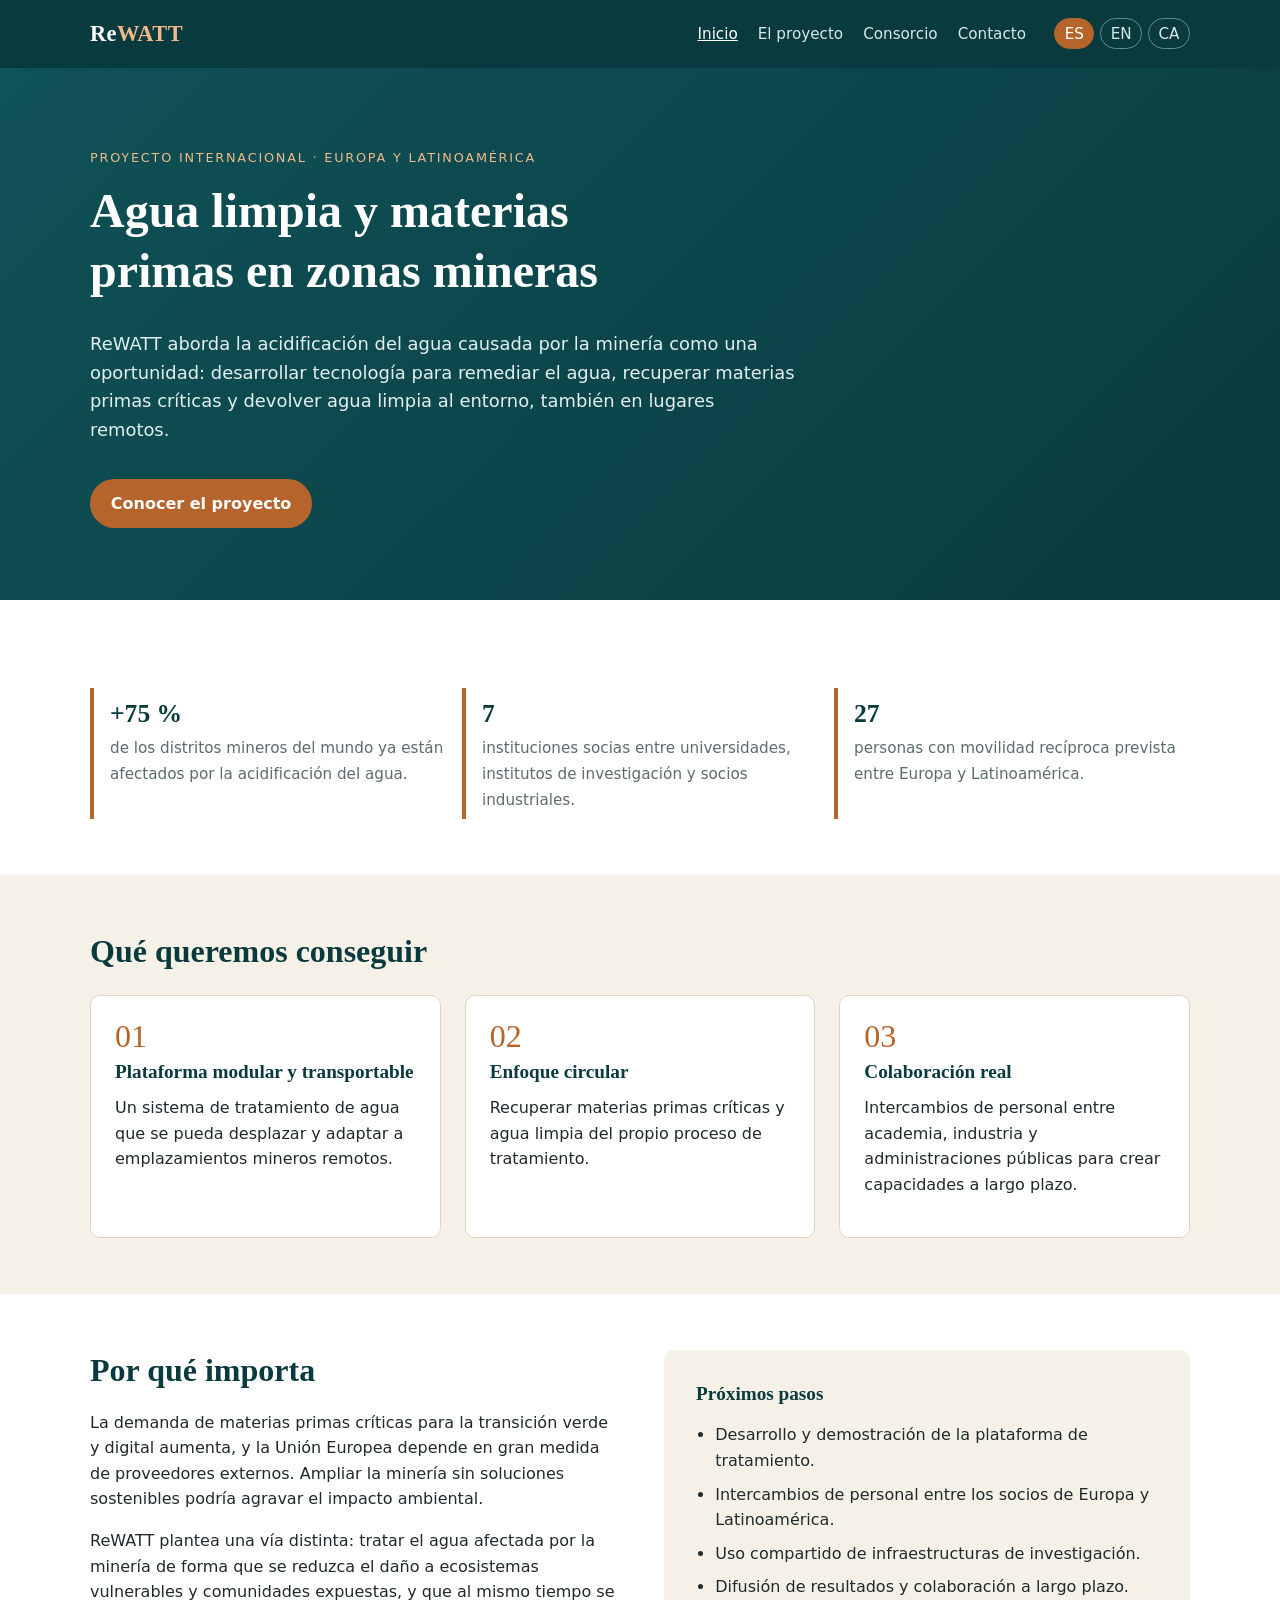
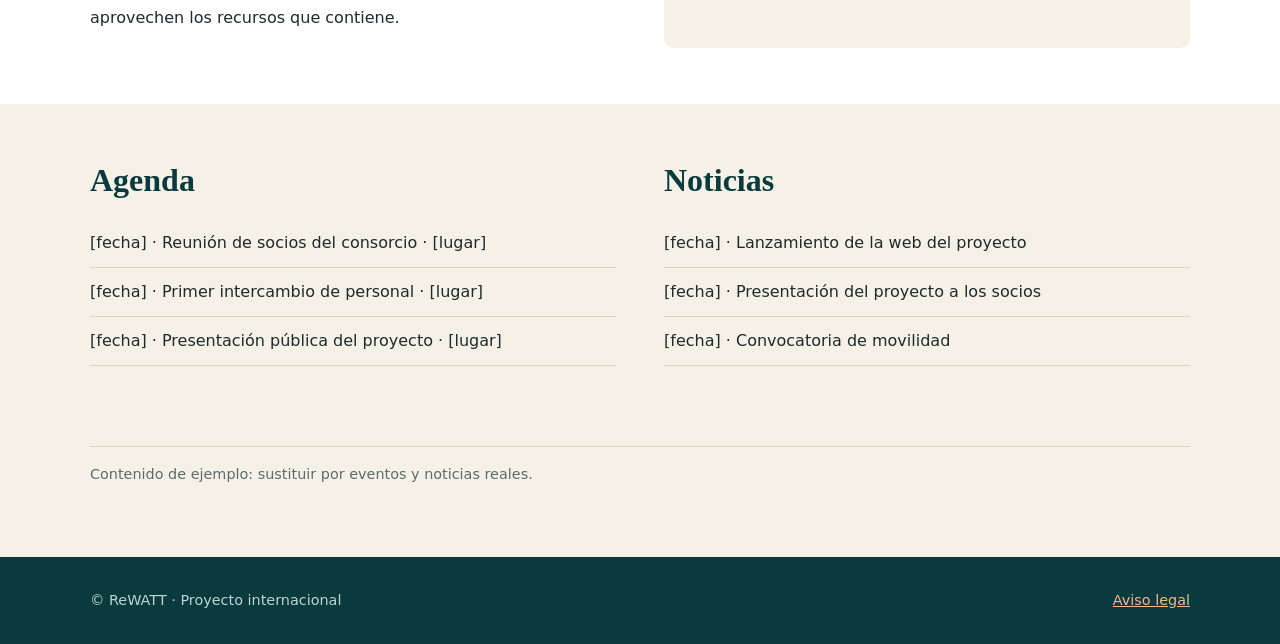
<file: index.html>
<!doctype html>
<html lang="es">
<head>
  <meta charset="utf-8">
  <meta name="viewport" content="width=device-width, initial-scale=1">
  <title>ReWATT</title>
  <meta name="description" content="ReWATT aborda la acidificación del agua causada por la minería como una oportunidad: desarrollar tecnología para remediar el agua, recuperar materias ">
  <link rel="stylesheet" href="css/style.css">
</head>
<body>

<header class="site-header">
  <div class="container">
    <a class="brand" href="index.html">Re<span>WATT</span></a>
    <nav class="nav"><a href="index.html" class="active">Inicio</a><a href="es/proyecto.html">El proyecto</a><a href="es/consorcio.html">Consorcio</a><a href="es/contacto.html">Contacto</a><span class="langs"><a class="lang-switch on" href="es/index.html">ES</a><a class="lang-switch" href="en/index.html">EN</a><a class="lang-switch" href="ca/index.html">CA</a></span></nav>
  </div>
</header>

<section class="hero">
  <div class="container">
    <span class="eyebrow">Proyecto internacional · Europa y Latinoamérica</span>
    <h1>Agua limpia y materias primas en zonas mineras</h1>
    <p>ReWATT aborda la acidificación del agua causada por la minería como una oportunidad: desarrollar tecnología para remediar el agua, recuperar materias primas críticas y devolver agua limpia al entorno, también en lugares remotos.</p>
    <a class="btn" href="es/proyecto.html">Conocer el proyecto</a>
  </div>
</section>

<section>
  <div class="container">
    <div class="stats"><div class="stat"><strong>+75 %</strong><span>de los distritos mineros del mundo ya están afectados por la acidificación del agua.</span></div><div class="stat"><strong>7</strong><span>instituciones socias entre universidades, institutos de investigación y socios industriales.</span></div><div class="stat"><strong>27</strong><span>personas con movilidad recíproca prevista entre Europa y Latinoamérica.</span></div></div>
  </div>
</section>

<section class="alt">
  <div class="container">
    <h2>Qué queremos conseguir</h2>
    <div class="grid"><div class="card"><span class="num">01</span><h3>Plataforma modular y transportable</h3><p>Un sistema de tratamiento de agua que se pueda desplazar y adaptar a emplazamientos mineros remotos.</p></div><div class="card"><span class="num">02</span><h3>Enfoque circular</h3><p>Recuperar materias primas críticas y agua limpia del propio proceso de tratamiento.</p></div><div class="card"><span class="num">03</span><h3>Colaboración real</h3><p>Intercambios de personal entre academia, industria y administraciones públicas para crear capacidades a largo plazo.</p></div></div>
  </div>
</section>

<section>
  <div class="container two-col">
    <div>
      <h2>Por qué importa</h2>
      <p>La demanda de materias primas críticas para la transición verde y digital aumenta, y la Unión Europea depende en gran medida de proveedores externos. Ampliar la minería sin soluciones sostenibles podría agravar el impacto ambiental.</p>
      <p>ReWATT plantea una vía distinta: tratar el agua afectada por la minería de forma que se reduzca el daño a ecosistemas vulnerables y comunidades expuestas, y que al mismo tiempo se aprovechen los recursos que contiene.</p>
    </div>
    <div class="contact-box">
      <h3>Próximos pasos</h3>
      <ul class="clean"><li>Desarrollo y demostración de la plataforma de tratamiento.</li><li>Intercambios de personal entre los socios de Europa y Latinoamérica.</li><li>Uso compartido de infraestructuras de investigación.</li><li>Difusión de resultados y colaboración a largo plazo.</li></ul>
    </div>
  </div>
</section>

<section class="alt">
  <div class="container two-col">
    <div>
      <h2>Agenda</h2>
      <ul class="list"><li>[fecha] · Reunión de socios del consorcio · [lugar]</li><li>[fecha] · Primer intercambio de personal · [lugar]</li><li>[fecha] · Presentación pública del proyecto · [lugar]</li></ul>
    </div>
    <div>
      <h2>Noticias</h2>
      <ul class="list"><li>[fecha] · Lanzamiento de la web del proyecto</li><li>[fecha] · Presentación del proyecto a los socios</li><li>[fecha] · Convocatoria de movilidad</li></ul>
    </div>
    <p class="note" style="grid-column: 1 / -1">Contenido de ejemplo: sustituir por eventos y noticias reales.</p>
  </div>
</section>


<footer class="site-footer">
  <div class="container">
    <span>© ReWATT · Proyecto internacional</span>
    <span><a href="es/aviso-legal.html">Aviso legal</a></span>
  </div>
</footer>

</body>
</html>
</file>
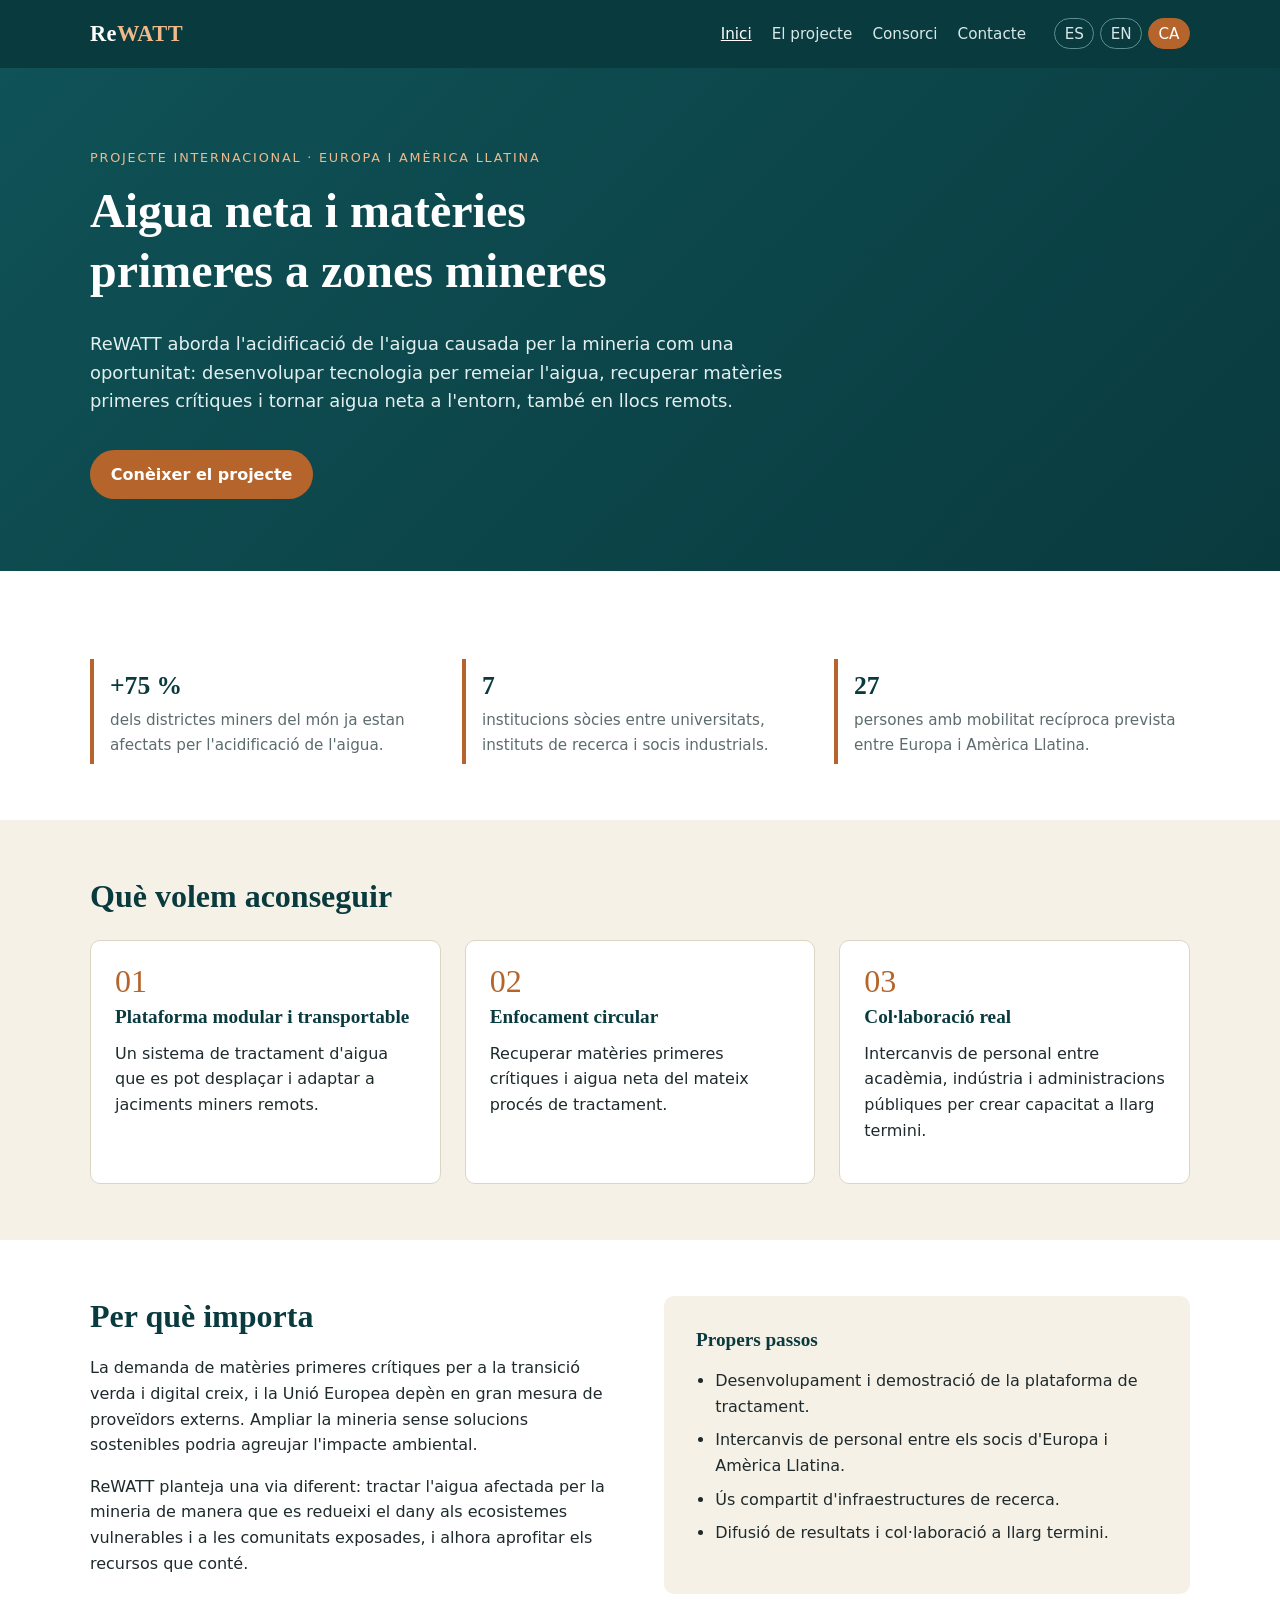
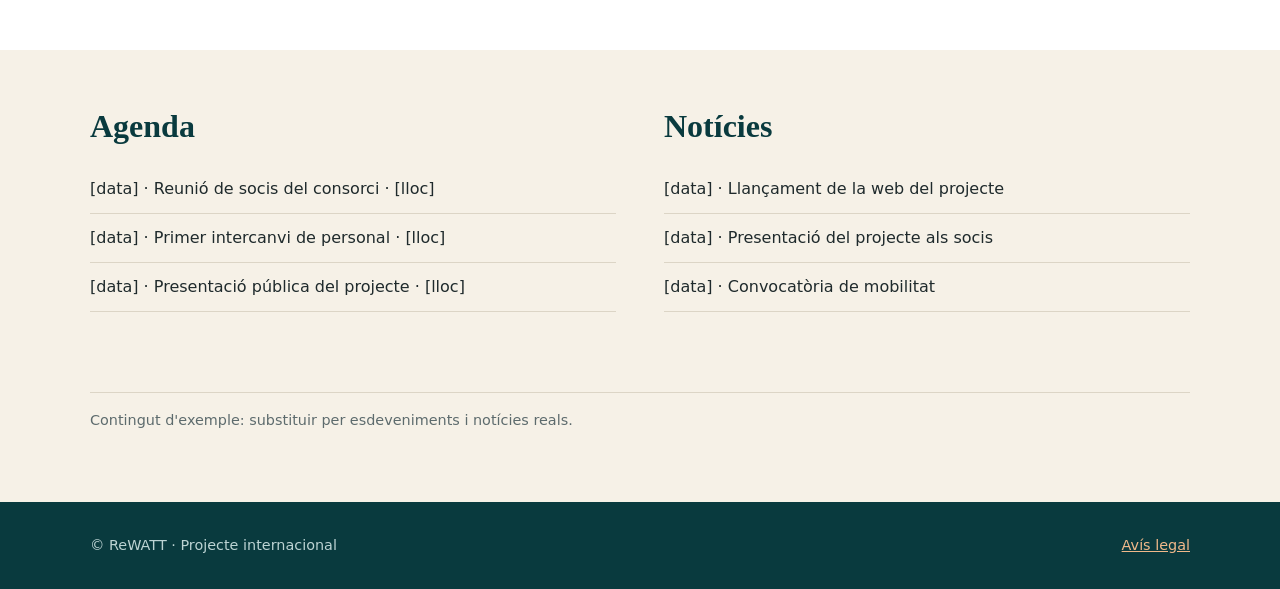
<file: ca/index.html>
<!doctype html>
<html lang="ca">
<head>
  <meta charset="utf-8">
  <meta name="viewport" content="width=device-width, initial-scale=1">
  <title>ReWATT</title>
  <meta name="description" content="ReWATT aborda l'acidificació de l'aigua causada per la mineria com una oportunitat: desenvolupar tecnologia per remeiar l'aigua, recuperar matèries pr">
  <link rel="stylesheet" href="../css/style.css">
</head>
<body>

<header class="site-header">
  <div class="container">
    <a class="brand" href="index.html">Re<span>WATT</span></a>
    <nav class="nav"><a href="index.html" class="active">Inici</a><a href="projecte.html">El projecte</a><a href="consorci.html">Consorci</a><a href="contacte.html">Contacte</a><span class="langs"><a class="lang-switch" href="../es/index.html">ES</a><a class="lang-switch" href="../en/index.html">EN</a><a class="lang-switch on" href="../ca/index.html">CA</a></span></nav>
  </div>
</header>

<section class="hero">
  <div class="container">
    <span class="eyebrow">Projecte internacional · Europa i Amèrica Llatina</span>
    <h1>Aigua neta i matèries primeres a zones mineres</h1>
    <p>ReWATT aborda l'acidificació de l'aigua causada per la mineria com una oportunitat: desenvolupar tecnologia per remeiar l'aigua, recuperar matèries primeres crítiques i tornar aigua neta a l'entorn, també en llocs remots.</p>
    <a class="btn" href="projecte.html">Conèixer el projecte</a>
  </div>
</section>

<section>
  <div class="container">
    <div class="stats"><div class="stat"><strong>+75 %</strong><span>dels districtes miners del món ja estan afectats per l'acidificació de l'aigua.</span></div><div class="stat"><strong>7</strong><span>institucions sòcies entre universitats, instituts de recerca i socis industrials.</span></div><div class="stat"><strong>27</strong><span>persones amb mobilitat recíproca prevista entre Europa i Amèrica Llatina.</span></div></div>
  </div>
</section>

<section class="alt">
  <div class="container">
    <h2>Què volem aconseguir</h2>
    <div class="grid"><div class="card"><span class="num">01</span><h3>Plataforma modular i transportable</h3><p>Un sistema de tractament d'aigua que es pot desplaçar i adaptar a jaciments miners remots.</p></div><div class="card"><span class="num">02</span><h3>Enfocament circular</h3><p>Recuperar matèries primeres crítiques i aigua neta del mateix procés de tractament.</p></div><div class="card"><span class="num">03</span><h3>Col·laboració real</h3><p>Intercanvis de personal entre acadèmia, indústria i administracions públiques per crear capacitat a llarg termini.</p></div></div>
  </div>
</section>

<section>
  <div class="container two-col">
    <div>
      <h2>Per què importa</h2>
      <p>La demanda de matèries primeres crítiques per a la transició verda i digital creix, i la Unió Europea depèn en gran mesura de proveïdors externs. Ampliar la mineria sense solucions sostenibles podria agreujar l'impacte ambiental.</p>
      <p>ReWATT planteja una via diferent: tractar l'aigua afectada per la mineria de manera que es redueixi el dany als ecosistemes vulnerables i a les comunitats exposades, i alhora aprofitar els recursos que conté.</p>
    </div>
    <div class="contact-box">
      <h3>Propers passos</h3>
      <ul class="clean"><li>Desenvolupament i demostració de la plataforma de tractament.</li><li>Intercanvis de personal entre els socis d'Europa i Amèrica Llatina.</li><li>Ús compartit d'infraestructures de recerca.</li><li>Difusió de resultats i col·laboració a llarg termini.</li></ul>
    </div>
  </div>
</section>

<section class="alt">
  <div class="container two-col">
    <div>
      <h2>Agenda</h2>
      <ul class="list"><li>[data] · Reunió de socis del consorci · [lloc]</li><li>[data] · Primer intercanvi de personal · [lloc]</li><li>[data] · Presentació pública del projecte · [lloc]</li></ul>
    </div>
    <div>
      <h2>Notícies</h2>
      <ul class="list"><li>[data] · Llançament de la web del projecte</li><li>[data] · Presentació del projecte als socis</li><li>[data] · Convocatòria de mobilitat</li></ul>
    </div>
    <p class="note" style="grid-column: 1 / -1">Contingut d'exemple: substituir per esdeveniments i notícies reals.</p>
  </div>
</section>


<footer class="site-footer">
  <div class="container">
    <span>© ReWATT · Projecte internacional</span>
    <span><a href="avis-legal.html">Avís legal</a></span>
  </div>
</footer>

</body>
</html>
</file>
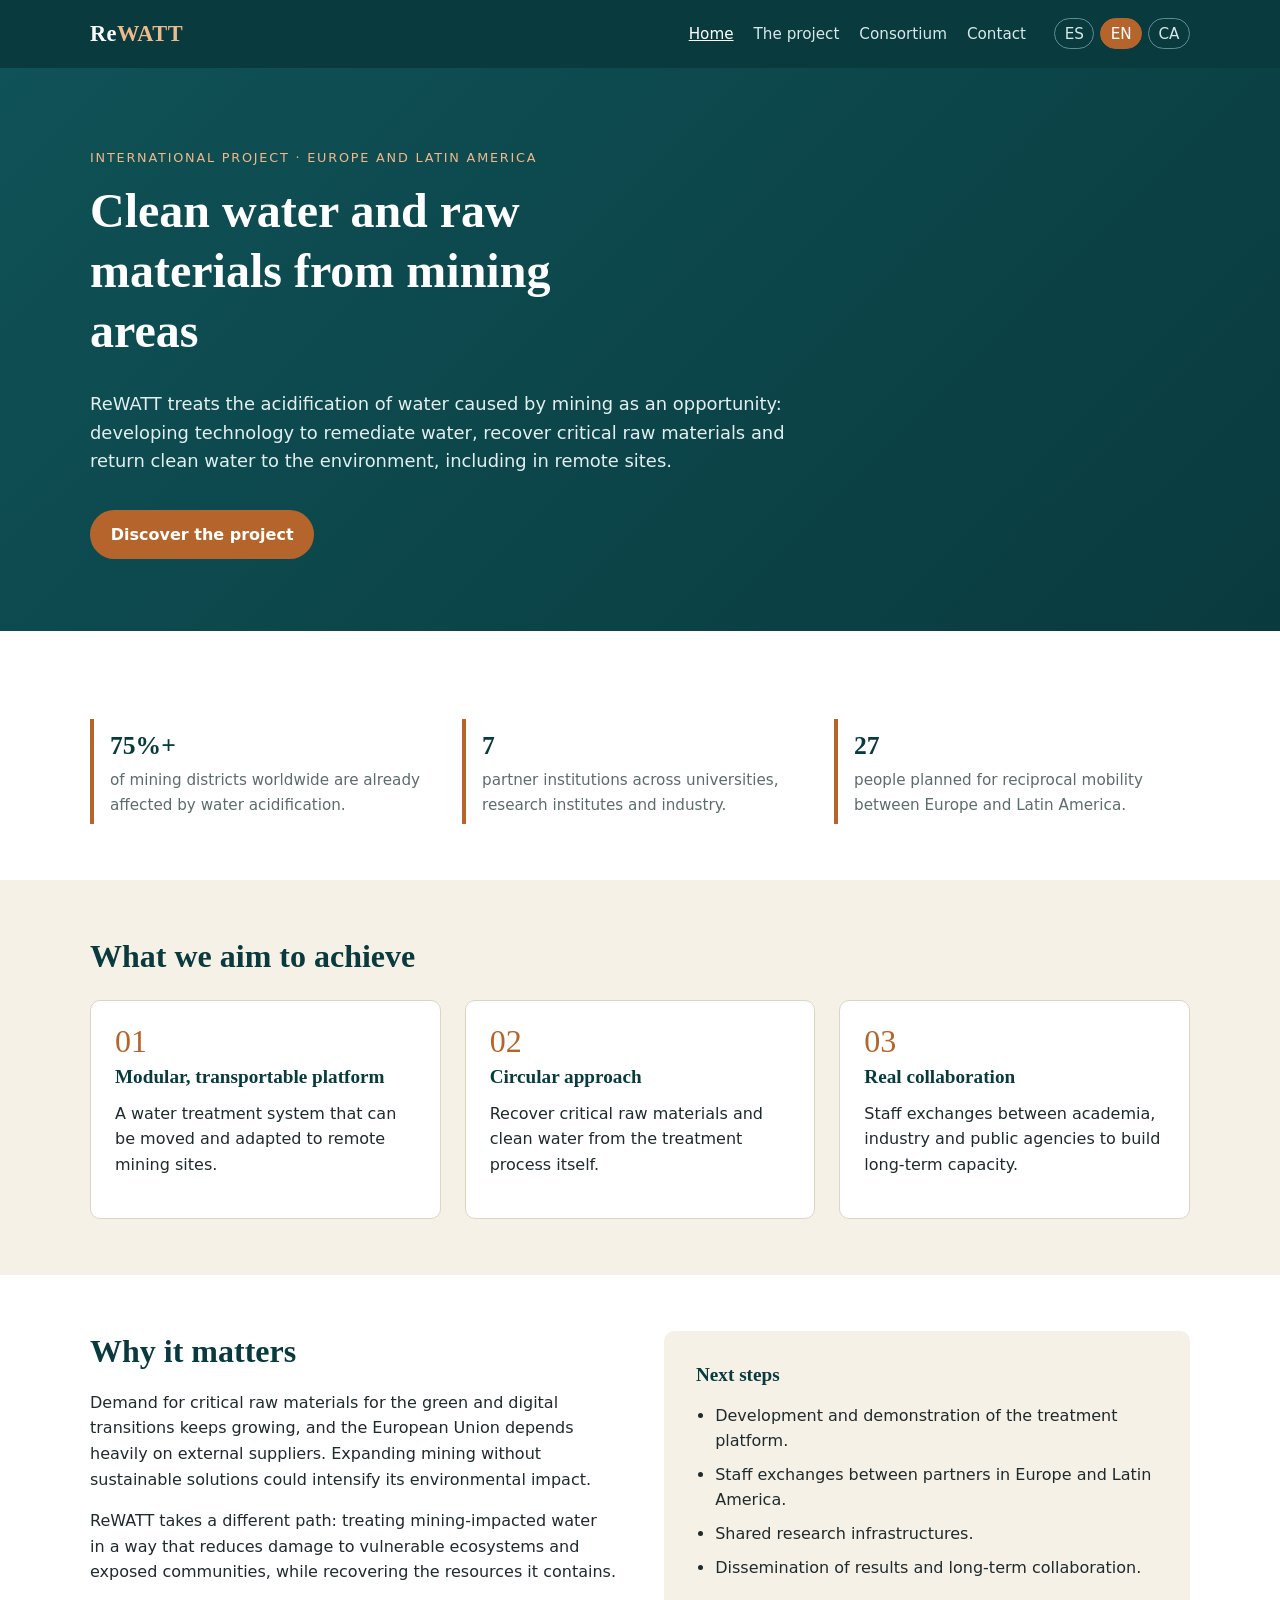
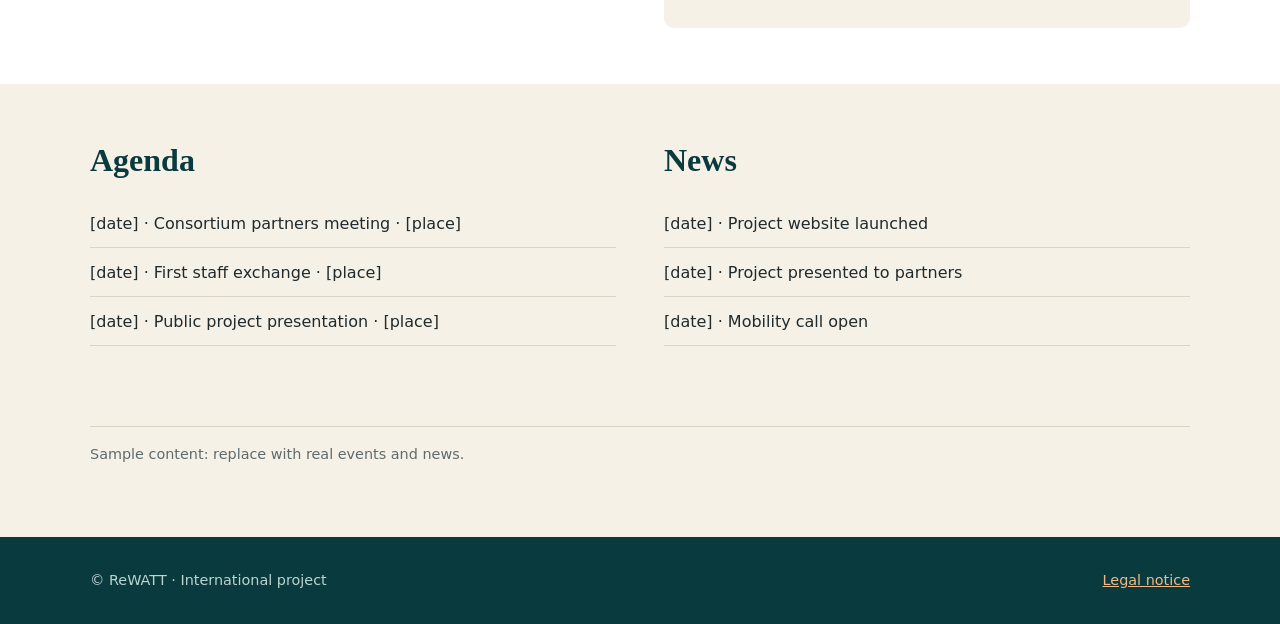
<file: en/index.html>
<!doctype html>
<html lang="en">
<head>
  <meta charset="utf-8">
  <meta name="viewport" content="width=device-width, initial-scale=1">
  <title>ReWATT</title>
  <meta name="description" content="ReWATT treats the acidification of water caused by mining as an opportunity: developing technology to remediate water, recover critical raw materials ">
  <link rel="stylesheet" href="../css/style.css">
</head>
<body>

<header class="site-header">
  <div class="container">
    <a class="brand" href="index.html">Re<span>WATT</span></a>
    <nav class="nav"><a href="index.html" class="active">Home</a><a href="project.html">The project</a><a href="consortium.html">Consortium</a><a href="contact.html">Contact</a><span class="langs"><a class="lang-switch" href="../es/index.html">ES</a><a class="lang-switch on" href="../en/index.html">EN</a><a class="lang-switch" href="../ca/index.html">CA</a></span></nav>
  </div>
</header>

<section class="hero">
  <div class="container">
    <span class="eyebrow">International project · Europe and Latin America</span>
    <h1>Clean water and raw materials from mining areas</h1>
    <p>ReWATT treats the acidification of water caused by mining as an opportunity: developing technology to remediate water, recover critical raw materials and return clean water to the environment, including in remote sites.</p>
    <a class="btn" href="project.html">Discover the project</a>
  </div>
</section>

<section>
  <div class="container">
    <div class="stats"><div class="stat"><strong>75%+</strong><span>of mining districts worldwide are already affected by water acidification.</span></div><div class="stat"><strong>7</strong><span>partner institutions across universities, research institutes and industry.</span></div><div class="stat"><strong>27</strong><span>people planned for reciprocal mobility between Europe and Latin America.</span></div></div>
  </div>
</section>

<section class="alt">
  <div class="container">
    <h2>What we aim to achieve</h2>
    <div class="grid"><div class="card"><span class="num">01</span><h3>Modular, transportable platform</h3><p>A water treatment system that can be moved and adapted to remote mining sites.</p></div><div class="card"><span class="num">02</span><h3>Circular approach</h3><p>Recover critical raw materials and clean water from the treatment process itself.</p></div><div class="card"><span class="num">03</span><h3>Real collaboration</h3><p>Staff exchanges between academia, industry and public agencies to build long-term capacity.</p></div></div>
  </div>
</section>

<section>
  <div class="container two-col">
    <div>
      <h2>Why it matters</h2>
      <p>Demand for critical raw materials for the green and digital transitions keeps growing, and the European Union depends heavily on external suppliers. Expanding mining without sustainable solutions could intensify its environmental impact.</p>
      <p>ReWATT takes a different path: treating mining-impacted water in a way that reduces damage to vulnerable ecosystems and exposed communities, while recovering the resources it contains.</p>
    </div>
    <div class="contact-box">
      <h3>Next steps</h3>
      <ul class="clean"><li>Development and demonstration of the treatment platform.</li><li>Staff exchanges between partners in Europe and Latin America.</li><li>Shared research infrastructures.</li><li>Dissemination of results and long-term collaboration.</li></ul>
    </div>
  </div>
</section>

<section class="alt">
  <div class="container two-col">
    <div>
      <h2>Agenda</h2>
      <ul class="list"><li>[date] · Consortium partners meeting · [place]</li><li>[date] · First staff exchange · [place]</li><li>[date] · Public project presentation · [place]</li></ul>
    </div>
    <div>
      <h2>News</h2>
      <ul class="list"><li>[date] · Project website launched</li><li>[date] · Project presented to partners</li><li>[date] · Mobility call open</li></ul>
    </div>
    <p class="note" style="grid-column: 1 / -1">Sample content: replace with real events and news.</p>
  </div>
</section>


<footer class="site-footer">
  <div class="container">
    <span>© ReWATT · International project</span>
    <span><a href="legal-notice.html">Legal notice</a></span>
  </div>
</footer>

</body>
</html>
</file>
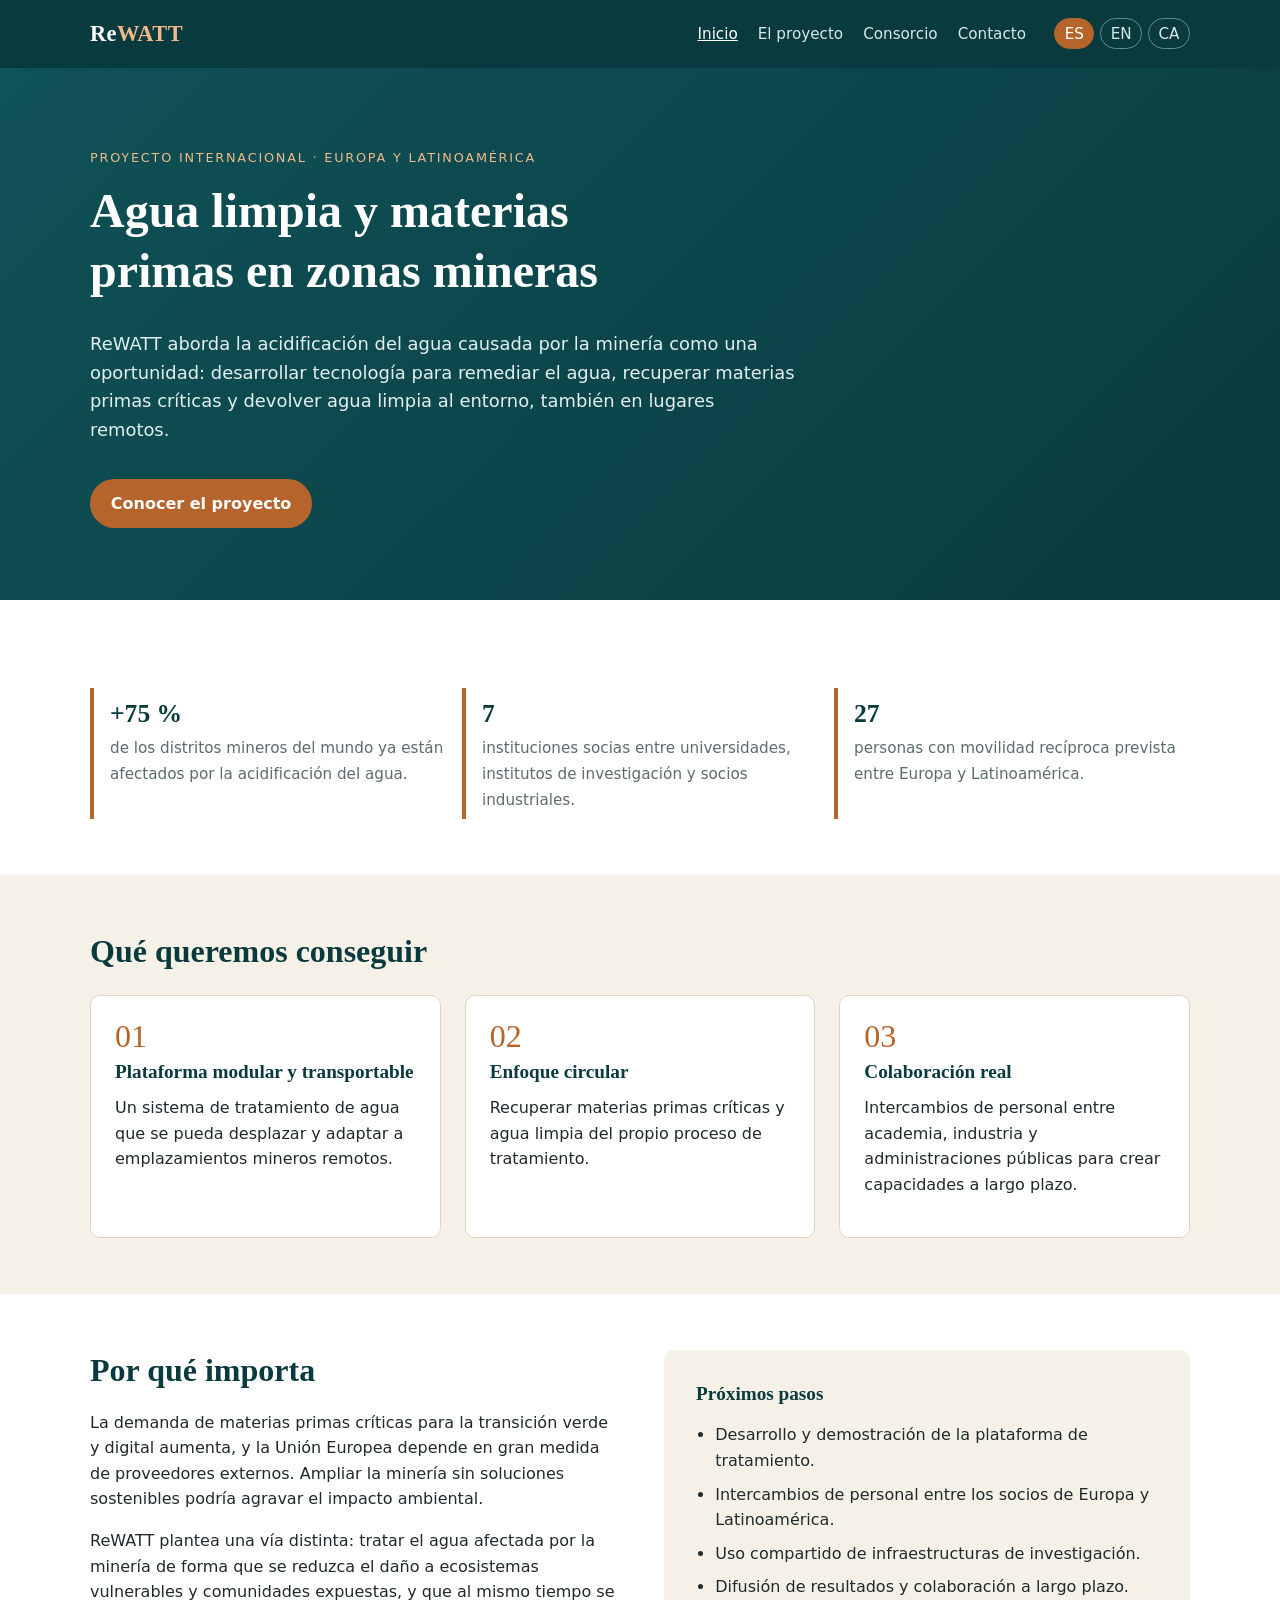
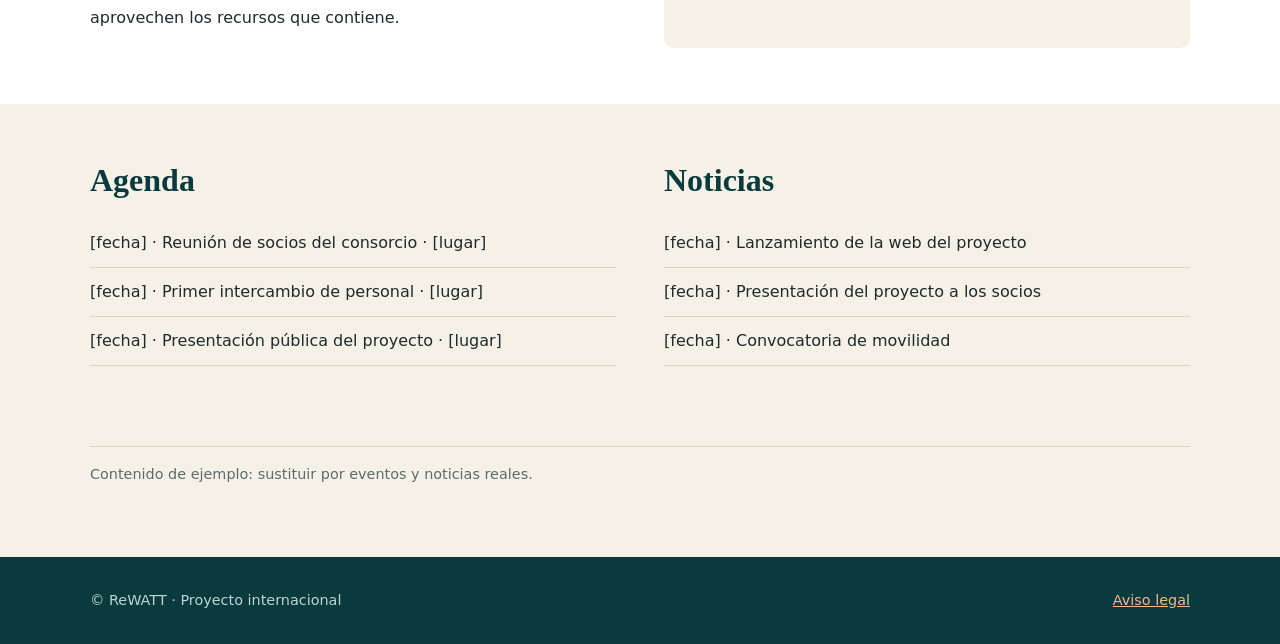
<file: es/index.html>
<!doctype html>
<html lang="es">
<head>
  <meta charset="utf-8">
  <meta name="viewport" content="width=device-width, initial-scale=1">
  <title>ReWATT</title>
  <meta name="description" content="ReWATT aborda la acidificación del agua causada por la minería como una oportunidad: desarrollar tecnología para remediar el agua, recuperar materias ">
  <link rel="stylesheet" href="../css/style.css">
</head>
<body>

<header class="site-header">
  <div class="container">
    <a class="brand" href="index.html">Re<span>WATT</span></a>
    <nav class="nav"><a href="index.html" class="active">Inicio</a><a href="proyecto.html">El proyecto</a><a href="consorcio.html">Consorcio</a><a href="contacto.html">Contacto</a><span class="langs"><a class="lang-switch on" href="../es/index.html">ES</a><a class="lang-switch" href="../en/index.html">EN</a><a class="lang-switch" href="../ca/index.html">CA</a></span></nav>
  </div>
</header>

<section class="hero">
  <div class="container">
    <span class="eyebrow">Proyecto internacional · Europa y Latinoamérica</span>
    <h1>Agua limpia y materias primas en zonas mineras</h1>
    <p>ReWATT aborda la acidificación del agua causada por la minería como una oportunidad: desarrollar tecnología para remediar el agua, recuperar materias primas críticas y devolver agua limpia al entorno, también en lugares remotos.</p>
    <a class="btn" href="proyecto.html">Conocer el proyecto</a>
  </div>
</section>

<section>
  <div class="container">
    <div class="stats"><div class="stat"><strong>+75 %</strong><span>de los distritos mineros del mundo ya están afectados por la acidificación del agua.</span></div><div class="stat"><strong>7</strong><span>instituciones socias entre universidades, institutos de investigación y socios industriales.</span></div><div class="stat"><strong>27</strong><span>personas con movilidad recíproca prevista entre Europa y Latinoamérica.</span></div></div>
  </div>
</section>

<section class="alt">
  <div class="container">
    <h2>Qué queremos conseguir</h2>
    <div class="grid"><div class="card"><span class="num">01</span><h3>Plataforma modular y transportable</h3><p>Un sistema de tratamiento de agua que se pueda desplazar y adaptar a emplazamientos mineros remotos.</p></div><div class="card"><span class="num">02</span><h3>Enfoque circular</h3><p>Recuperar materias primas críticas y agua limpia del propio proceso de tratamiento.</p></div><div class="card"><span class="num">03</span><h3>Colaboración real</h3><p>Intercambios de personal entre academia, industria y administraciones públicas para crear capacidades a largo plazo.</p></div></div>
  </div>
</section>

<section>
  <div class="container two-col">
    <div>
      <h2>Por qué importa</h2>
      <p>La demanda de materias primas críticas para la transición verde y digital aumenta, y la Unión Europea depende en gran medida de proveedores externos. Ampliar la minería sin soluciones sostenibles podría agravar el impacto ambiental.</p>
      <p>ReWATT plantea una vía distinta: tratar el agua afectada por la minería de forma que se reduzca el daño a ecosistemas vulnerables y comunidades expuestas, y que al mismo tiempo se aprovechen los recursos que contiene.</p>
    </div>
    <div class="contact-box">
      <h3>Próximos pasos</h3>
      <ul class="clean"><li>Desarrollo y demostración de la plataforma de tratamiento.</li><li>Intercambios de personal entre los socios de Europa y Latinoamérica.</li><li>Uso compartido de infraestructuras de investigación.</li><li>Difusión de resultados y colaboración a largo plazo.</li></ul>
    </div>
  </div>
</section>

<section class="alt">
  <div class="container two-col">
    <div>
      <h2>Agenda</h2>
      <ul class="list"><li>[fecha] · Reunión de socios del consorcio · [lugar]</li><li>[fecha] · Primer intercambio de personal · [lugar]</li><li>[fecha] · Presentación pública del proyecto · [lugar]</li></ul>
    </div>
    <div>
      <h2>Noticias</h2>
      <ul class="list"><li>[fecha] · Lanzamiento de la web del proyecto</li><li>[fecha] · Presentación del proyecto a los socios</li><li>[fecha] · Convocatoria de movilidad</li></ul>
    </div>
    <p class="note" style="grid-column: 1 / -1">Contenido de ejemplo: sustituir por eventos y noticias reales.</p>
  </div>
</section>


<footer class="site-footer">
  <div class="container">
    <span>© ReWATT · Proyecto internacional</span>
    <span><a href="aviso-legal.html">Aviso legal</a></span>
  </div>
</footer>

</body>
</html>
</file>
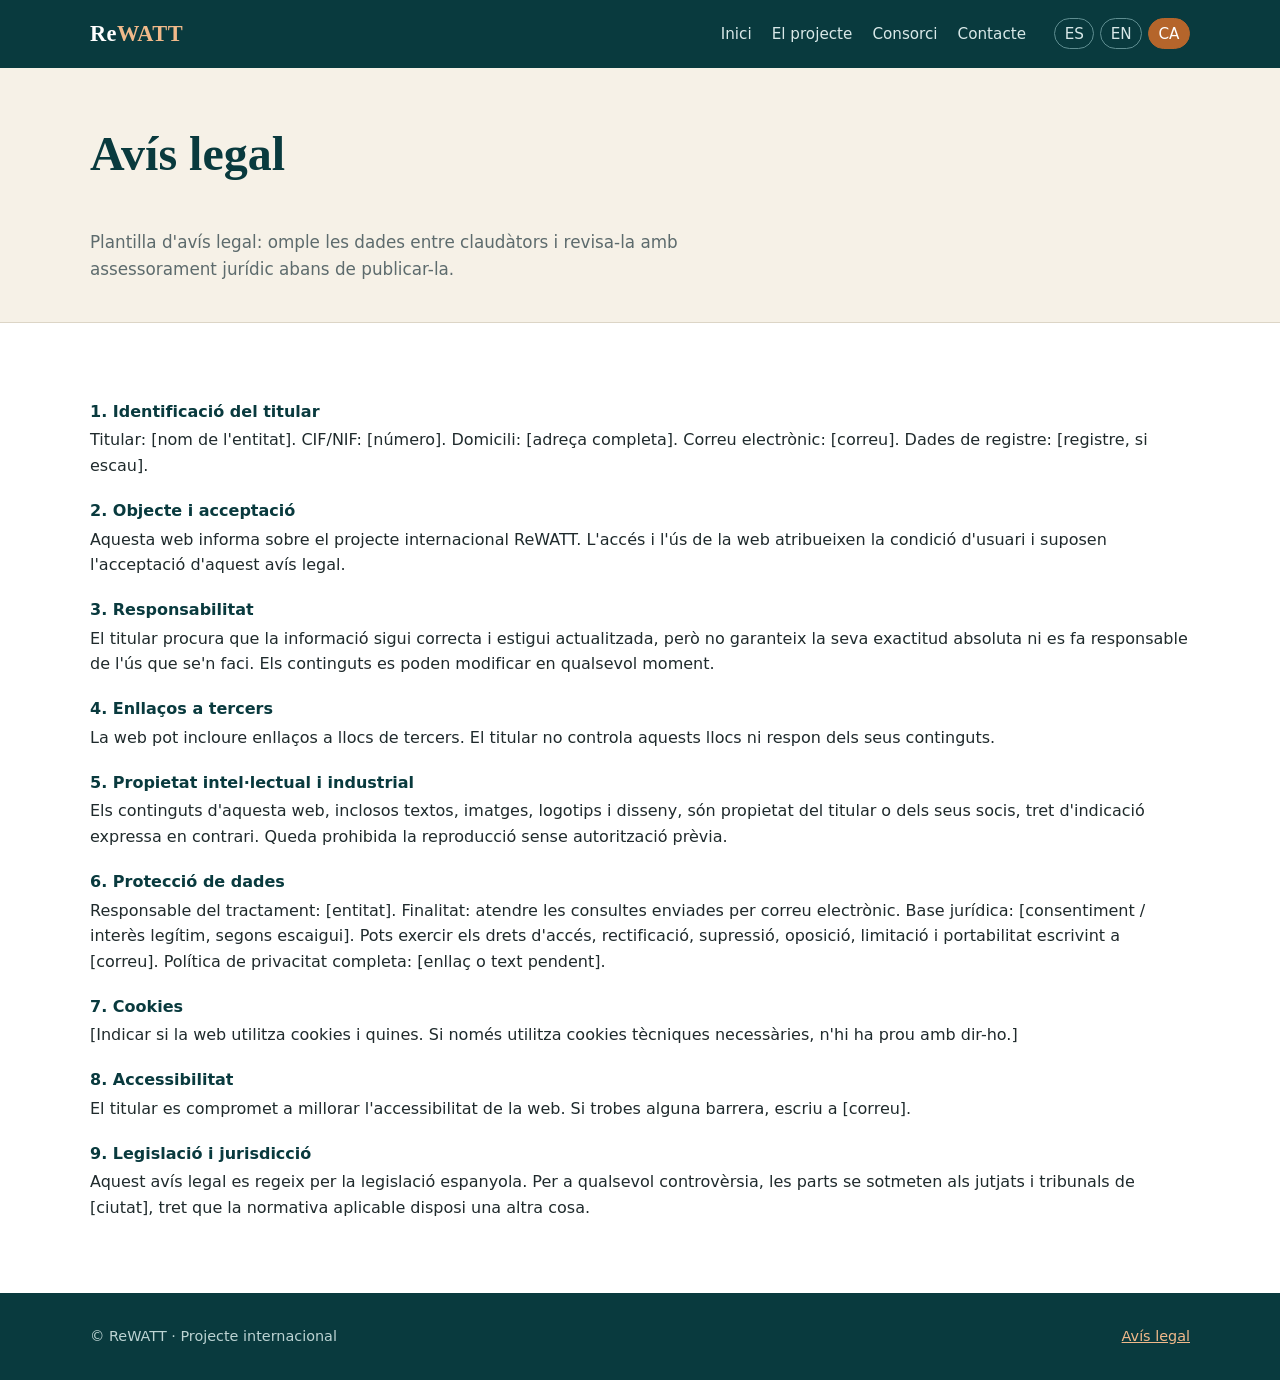
<file: ca/avis-legal.html>
<!doctype html>
<html lang="ca">
<head>
  <meta charset="utf-8">
  <meta name="viewport" content="width=device-width, initial-scale=1">
  <title>Avís legal — ReWATT</title>
  
  <link rel="stylesheet" href="../css/style.css">
</head>
<body>

<header class="site-header">
  <div class="container">
    <a class="brand" href="index.html">Re<span>WATT</span></a>
    <nav class="nav"><a href="index.html">Inici</a><a href="projecte.html">El projecte</a><a href="consorci.html">Consorci</a><a href="contacte.html">Contacte</a><span class="langs"><a class="lang-switch" href="../es/aviso-legal.html">ES</a><a class="lang-switch" href="../en/legal-notice.html">EN</a><a class="lang-switch on" href="../ca/avis-legal.html">CA</a></span></nav>
  </div>
</header>

<section class="page-hero">
  <div class="container">
    <h1>Avís legal</h1>
    <p class="note" style="border:0;margin:0">Plantilla d'avís legal: omple les dades entre claudàtors i revisa-la amb assessorament jurídic abans de publicar-la.</p>
  </div>
</section>

<section>
  <div class="container">
    <dl class="legal"><dt>1. Identificació del titular</dt><dd>Titular: [nom de l'entitat]. CIF/NIF: [número]. Domicili: [adreça completa]. Correu electrònic: [correu]. Dades de registre: [registre, si escau].</dd><dt>2. Objecte i acceptació</dt><dd>Aquesta web informa sobre el projecte internacional ReWATT. L'accés i l'ús de la web atribueixen la condició d'usuari i suposen l'acceptació d'aquest avís legal.</dd><dt>3. Responsabilitat</dt><dd>El titular procura que la informació sigui correcta i estigui actualitzada, però no garanteix la seva exactitud absoluta ni es fa responsable de l'ús que se'n faci. Els continguts es poden modificar en qualsevol moment.</dd><dt>4. Enllaços a tercers</dt><dd>La web pot incloure enllaços a llocs de tercers. El titular no controla aquests llocs ni respon dels seus continguts.</dd><dt>5. Propietat intel·lectual i industrial</dt><dd>Els continguts d'aquesta web, inclosos textos, imatges, logotips i disseny, són propietat del titular o dels seus socis, tret d'indicació expressa en contrari. Queda prohibida la reproducció sense autorització prèvia.</dd><dt>6. Protecció de dades</dt><dd>Responsable del tractament: [entitat]. Finalitat: atendre les consultes enviades per correu electrònic. Base jurídica: [consentiment / interès legítim, segons escaigui]. Pots exercir els drets d'accés, rectificació, supressió, oposició, limitació i portabilitat escrivint a [correu]. Política de privacitat completa: [enllaç o text pendent].</dd><dt>7. Cookies</dt><dd>[Indicar si la web utilitza cookies i quines. Si només utilitza cookies tècniques necessàries, n'hi ha prou amb dir-ho.]</dd><dt>8. Accessibilitat</dt><dd>El titular es compromet a millorar l'accessibilitat de la web. Si trobes alguna barrera, escriu a [correu].</dd><dt>9. Legislació i jurisdicció</dt><dd>Aquest avís legal es regeix per la legislació espanyola. Per a qualsevol controvèrsia, les parts se sotmeten als jutjats i tribunals de [ciutat], tret que la normativa aplicable disposi una altra cosa.</dd></dl>
  </div>
</section>


<footer class="site-footer">
  <div class="container">
    <span>© ReWATT · Projecte internacional</span>
    <span><a href="avis-legal.html">Avís legal</a></span>
  </div>
</footer>

</body>
</html>
</file>
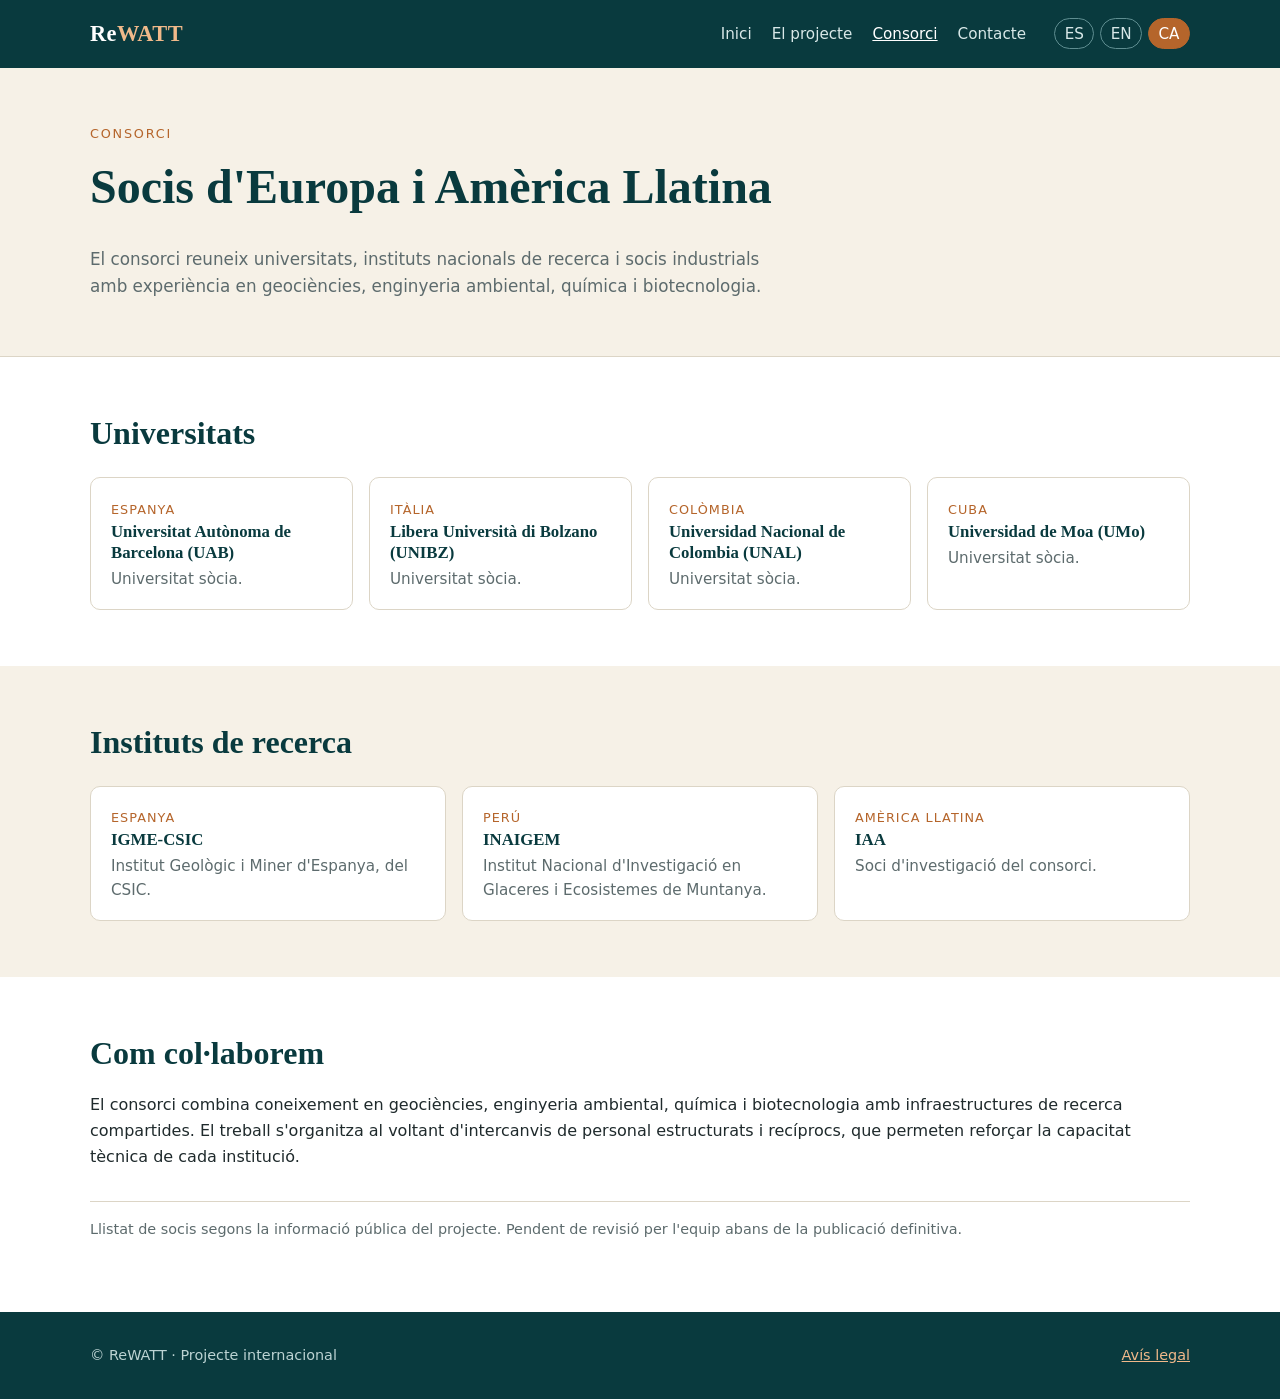
<file: ca/consorci.html>
<!doctype html>
<html lang="ca">
<head>
  <meta charset="utf-8">
  <meta name="viewport" content="width=device-width, initial-scale=1">
  <title>Consorci — ReWATT</title>
  
  <link rel="stylesheet" href="../css/style.css">
</head>
<body>

<header class="site-header">
  <div class="container">
    <a class="brand" href="index.html">Re<span>WATT</span></a>
    <nav class="nav"><a href="index.html">Inici</a><a href="projecte.html">El projecte</a><a href="consorci.html" class="active">Consorci</a><a href="contacte.html">Contacte</a><span class="langs"><a class="lang-switch" href="../es/consorcio.html">ES</a><a class="lang-switch" href="../en/consortium.html">EN</a><a class="lang-switch on" href="../ca/consorci.html">CA</a></span></nav>
  </div>
</header>

<section class="page-hero">
  <div class="container">
    <span class="eyebrow" style="color:var(--copper)">Consorci</span>
    <h1>Socis d'Europa i Amèrica Llatina</h1>
    <p>El consorci reuneix universitats, instituts nacionals de recerca i socis industrials amb experiència en geociències, enginyeria ambiental, química i biotecnologia.</p>
  </div>
</section>

<section>
  <div class="container">
    <h2>Universitats</h2>
    <div class="partners"><div class="partner"><span class="country">Espanya</span><h3>Universitat Autònoma de Barcelona (UAB)</h3><p>Universitat sòcia.</p></div><div class="partner"><span class="country">Itàlia</span><h3>Libera Università di Bolzano (UNIBZ)</h3><p>Universitat sòcia.</p></div><div class="partner"><span class="country">Colòmbia</span><h3>Universidad Nacional de Colombia (UNAL)</h3><p>Universitat sòcia.</p></div><div class="partner"><span class="country">Cuba</span><h3>Universidad de Moa (UMo)</h3><p>Universitat sòcia.</p></div></div>
  </div>
</section>

<section class="alt">
  <div class="container">
    <h2>Instituts de recerca</h2>
    <div class="partners"><div class="partner"><span class="country">Espanya</span><h3>IGME-CSIC</h3><p>Institut Geològic i Miner d'Espanya, del CSIC.</p></div><div class="partner"><span class="country">Perú</span><h3>INAIGEM</h3><p>Institut Nacional d'Investigació en Glaceres i Ecosistemes de Muntanya.</p></div><div class="partner"><span class="country">Amèrica Llatina</span><h3>IAA</h3><p>Soci d'investigació del consorci.</p></div></div>
  </div>
</section>

<section>
  <div class="container">
    <h2>Com col·laborem</h2>
    <p>El consorci combina coneixement en geociències, enginyeria ambiental, química i biotecnologia amb infraestructures de recerca compartides. El treball s'organitza al voltant d'intercanvis de personal estructurats i recíprocs, que permeten reforçar la capacitat tècnica de cada institució.</p>
    <p class="note">Llistat de socis segons la informació pública del projecte. Pendent de revisió per l'equip abans de la publicació definitiva.</p>
  </div>
</section>


<footer class="site-footer">
  <div class="container">
    <span>© ReWATT · Projecte internacional</span>
    <span><a href="avis-legal.html">Avís legal</a></span>
  </div>
</footer>

</body>
</html>
</file>
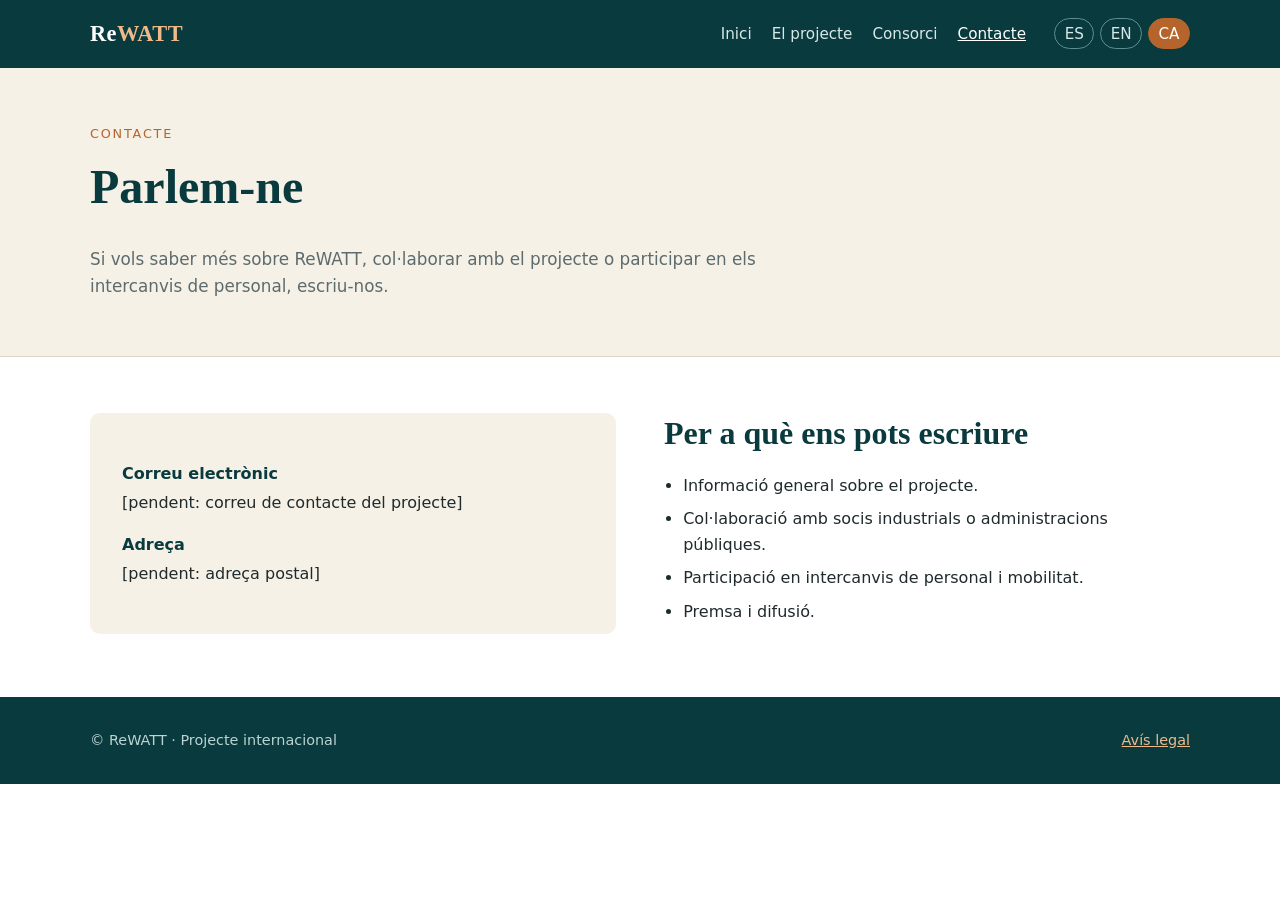
<file: ca/contacte.html>
<!doctype html>
<html lang="ca">
<head>
  <meta charset="utf-8">
  <meta name="viewport" content="width=device-width, initial-scale=1">
  <title>Contacte — ReWATT</title>
  
  <link rel="stylesheet" href="../css/style.css">
</head>
<body>

<header class="site-header">
  <div class="container">
    <a class="brand" href="index.html">Re<span>WATT</span></a>
    <nav class="nav"><a href="index.html">Inici</a><a href="projecte.html">El projecte</a><a href="consorci.html">Consorci</a><a href="contacte.html" class="active">Contacte</a><span class="langs"><a class="lang-switch" href="../es/contacto.html">ES</a><a class="lang-switch" href="../en/contact.html">EN</a><a class="lang-switch on" href="../ca/contacte.html">CA</a></span></nav>
  </div>
</header>

<section class="page-hero">
  <div class="container">
    <span class="eyebrow" style="color:var(--copper)">Contacte</span>
    <h1>Parlem-ne</h1>
    <p>Si vols saber més sobre ReWATT, col·laborar amb el projecte o participar en els intercanvis de personal, escriu-nos.</p>
  </div>
</section>

<section>
  <div class="container two-col">
    <div class="contact-box">
      <dl>
        <dt>Correu electrònic</dt>
        <dd>[pendent: correu de contacte del projecte]</dd>
        <dt>Adreça</dt>
        <dd>[pendent: adreça postal]</dd>
      </dl>
    </div>
    <div>
      <h2>Per a què ens pots escriure</h2>
      <ul class="clean"><li>Informació general sobre el projecte.</li><li>Col·laboració amb socis industrials o administracions públiques.</li><li>Participació en intercanvis de personal i mobilitat.</li><li>Premsa i difusió.</li></ul>
    </div>
  </div>
</section>


<footer class="site-footer">
  <div class="container">
    <span>© ReWATT · Projecte internacional</span>
    <span><a href="avis-legal.html">Avís legal</a></span>
  </div>
</footer>

</body>
</html>
</file>
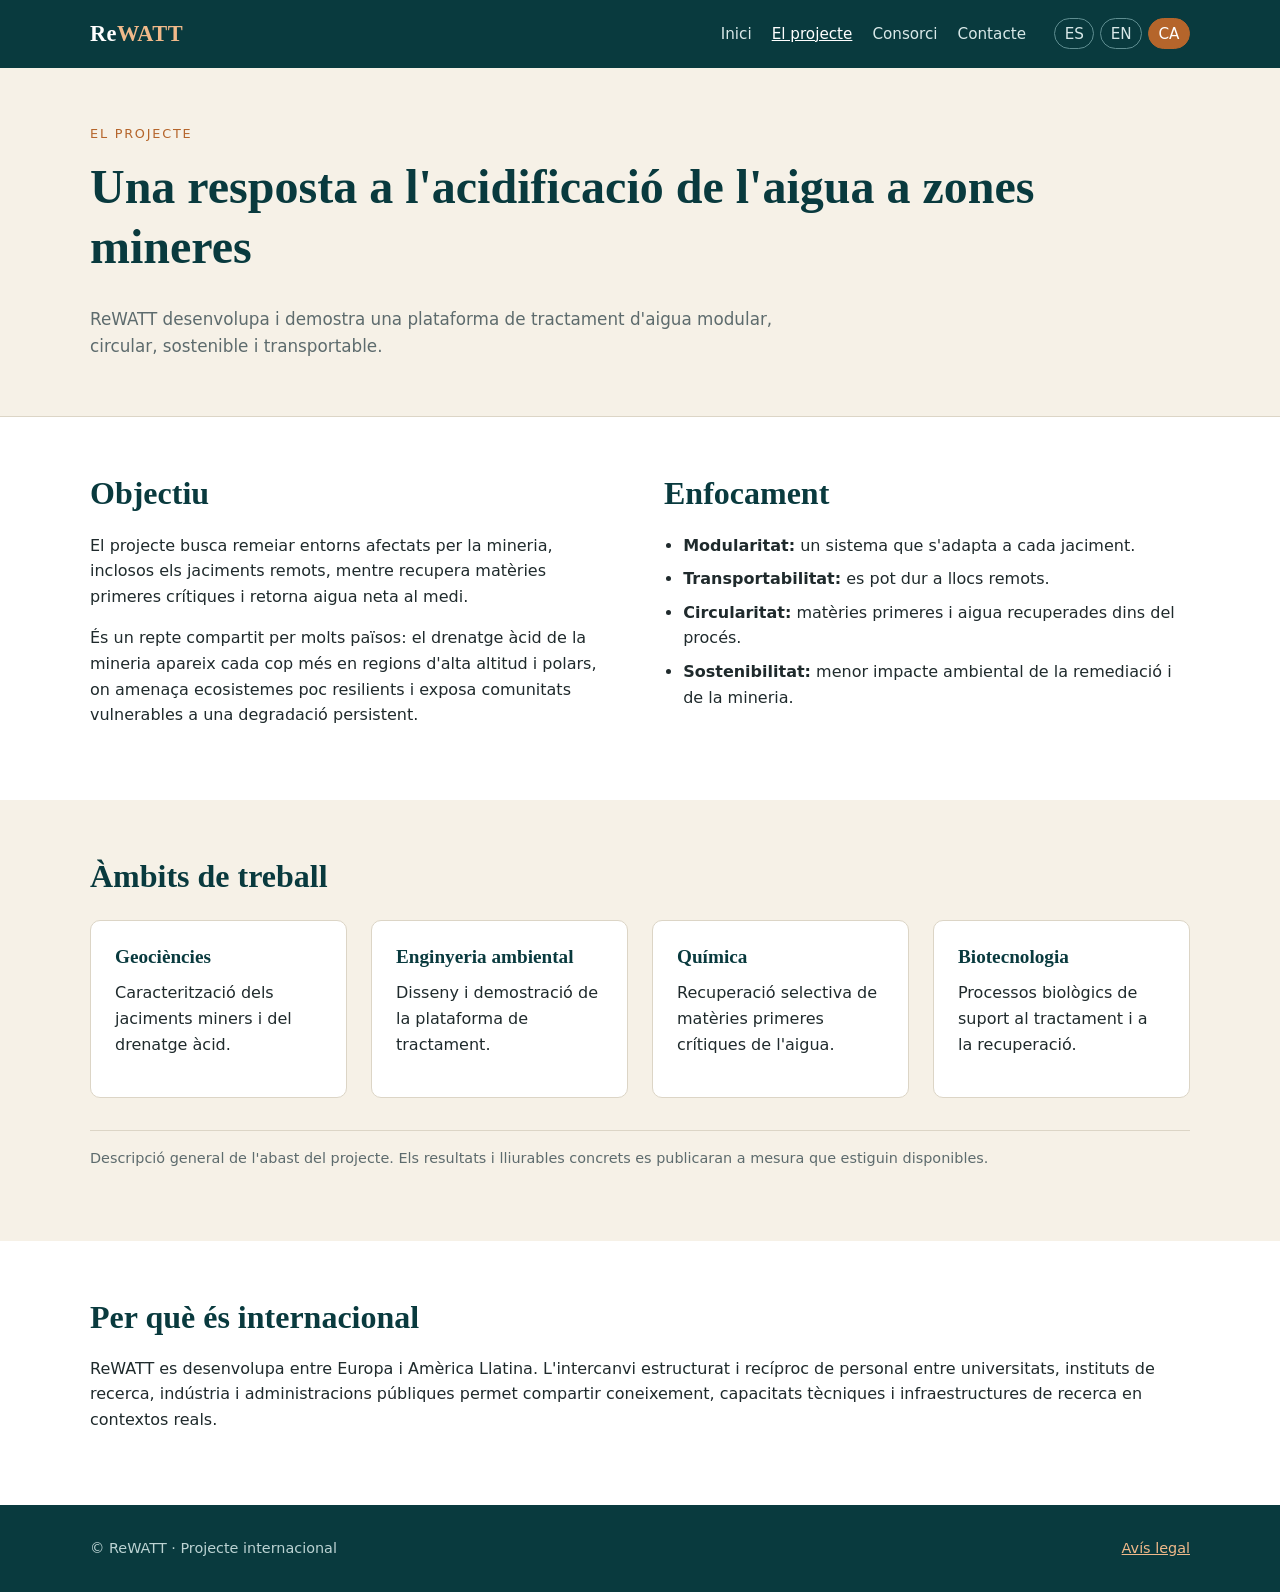
<file: ca/projecte.html>
<!doctype html>
<html lang="ca">
<head>
  <meta charset="utf-8">
  <meta name="viewport" content="width=device-width, initial-scale=1">
  <title>El projecte — ReWATT</title>
  
  <link rel="stylesheet" href="../css/style.css">
</head>
<body>

<header class="site-header">
  <div class="container">
    <a class="brand" href="index.html">Re<span>WATT</span></a>
    <nav class="nav"><a href="index.html">Inici</a><a href="projecte.html" class="active">El projecte</a><a href="consorci.html">Consorci</a><a href="contacte.html">Contacte</a><span class="langs"><a class="lang-switch" href="../es/proyecto.html">ES</a><a class="lang-switch" href="../en/project.html">EN</a><a class="lang-switch on" href="../ca/projecte.html">CA</a></span></nav>
  </div>
</header>

<section class="page-hero">
  <div class="container">
    <span class="eyebrow" style="color:var(--copper)">El projecte</span>
    <h1>Una resposta a l'acidificació de l'aigua a zones mineres</h1>
    <p>ReWATT desenvolupa i demostra una plataforma de tractament d'aigua modular, circular, sostenible i transportable.</p>
  </div>
</section>

<section>
  <div class="container two-col">
    <div>
      <h2>Objectiu</h2>
      <p>El projecte busca remeiar entorns afectats per la mineria, inclosos els jaciments remots, mentre recupera matèries primeres crítiques i retorna aigua neta al medi.</p>
      <p>És un repte compartit per molts països: el drenatge àcid de la mineria apareix cada cop més en regions d'alta altitud i polars, on amenaça ecosistemes poc resilients i exposa comunitats vulnerables a una degradació persistent.</p>
    </div>
    <div>
      <h2>Enfocament</h2>
      <ul class="clean"><li><strong>Modularitat:</strong> un sistema que s'adapta a cada jaciment.</li><li><strong>Transportabilitat:</strong> es pot dur a llocs remots.</li><li><strong>Circularitat:</strong> matèries primeres i aigua recuperades dins del procés.</li><li><strong>Sostenibilitat:</strong> menor impacte ambiental de la remediació i de la mineria.</li></ul>
    </div>
  </div>
</section>

<section class="alt">
  <div class="container">
    <h2>Àmbits de treball</h2>
    <div class="grid"><div class="card"><h3>Geociències</h3><p>Caracterització dels jaciments miners i del drenatge àcid.</p></div><div class="card"><h3>Enginyeria ambiental</h3><p>Disseny i demostració de la plataforma de tractament.</p></div><div class="card"><h3>Química</h3><p>Recuperació selectiva de matèries primeres crítiques de l'aigua.</p></div><div class="card"><h3>Biotecnologia</h3><p>Processos biològics de suport al tractament i a la recuperació.</p></div></div>
    <p class="note">Descripció general de l'abast del projecte. Els resultats i lliurables concrets es publicaran a mesura que estiguin disponibles.</p>
  </div>
</section>

<section>
  <div class="container">
    <h2>Per què és internacional</h2>
    <p>ReWATT es desenvolupa entre Europa i Amèrica Llatina. L'intercanvi estructurat i recíproc de personal entre universitats, instituts de recerca, indústria i administracions públiques permet compartir coneixement, capacitats tècniques i infraestructures de recerca en contextos reals.</p>
  </div>
</section>


<footer class="site-footer">
  <div class="container">
    <span>© ReWATT · Projecte internacional</span>
    <span><a href="avis-legal.html">Avís legal</a></span>
  </div>
</footer>

</body>
</html>
</file>
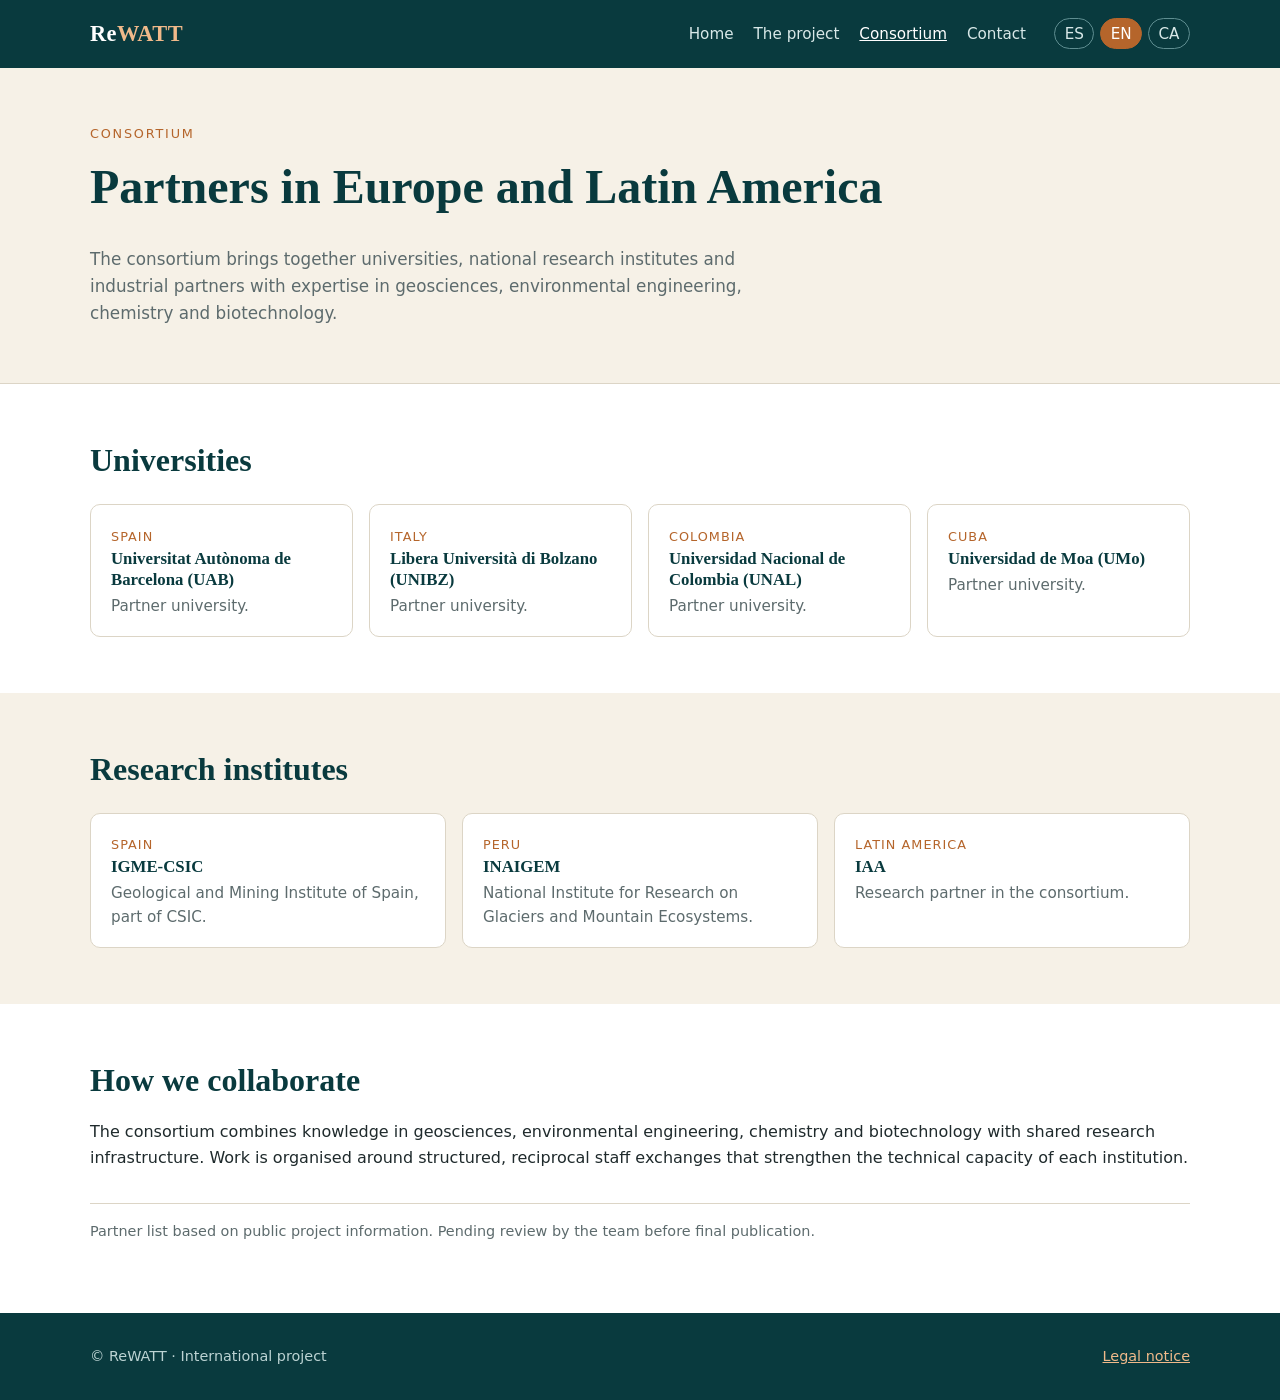
<file: en/consortium.html>
<!doctype html>
<html lang="en">
<head>
  <meta charset="utf-8">
  <meta name="viewport" content="width=device-width, initial-scale=1">
  <title>Consortium — ReWATT</title>
  
  <link rel="stylesheet" href="../css/style.css">
</head>
<body>

<header class="site-header">
  <div class="container">
    <a class="brand" href="index.html">Re<span>WATT</span></a>
    <nav class="nav"><a href="index.html">Home</a><a href="project.html">The project</a><a href="consortium.html" class="active">Consortium</a><a href="contact.html">Contact</a><span class="langs"><a class="lang-switch" href="../es/consorcio.html">ES</a><a class="lang-switch on" href="../en/consortium.html">EN</a><a class="lang-switch" href="../ca/consorci.html">CA</a></span></nav>
  </div>
</header>

<section class="page-hero">
  <div class="container">
    <span class="eyebrow" style="color:var(--copper)">Consortium</span>
    <h1>Partners in Europe and Latin America</h1>
    <p>The consortium brings together universities, national research institutes and industrial partners with expertise in geosciences, environmental engineering, chemistry and biotechnology.</p>
  </div>
</section>

<section>
  <div class="container">
    <h2>Universities</h2>
    <div class="partners"><div class="partner"><span class="country">Spain</span><h3>Universitat Autònoma de Barcelona (UAB)</h3><p>Partner university.</p></div><div class="partner"><span class="country">Italy</span><h3>Libera Università di Bolzano (UNIBZ)</h3><p>Partner university.</p></div><div class="partner"><span class="country">Colombia</span><h3>Universidad Nacional de Colombia (UNAL)</h3><p>Partner university.</p></div><div class="partner"><span class="country">Cuba</span><h3>Universidad de Moa (UMo)</h3><p>Partner university.</p></div></div>
  </div>
</section>

<section class="alt">
  <div class="container">
    <h2>Research institutes</h2>
    <div class="partners"><div class="partner"><span class="country">Spain</span><h3>IGME-CSIC</h3><p>Geological and Mining Institute of Spain, part of CSIC.</p></div><div class="partner"><span class="country">Peru</span><h3>INAIGEM</h3><p>National Institute for Research on Glaciers and Mountain Ecosystems.</p></div><div class="partner"><span class="country">Latin America</span><h3>IAA</h3><p>Research partner in the consortium.</p></div></div>
  </div>
</section>

<section>
  <div class="container">
    <h2>How we collaborate</h2>
    <p>The consortium combines knowledge in geosciences, environmental engineering, chemistry and biotechnology with shared research infrastructure. Work is organised around structured, reciprocal staff exchanges that strengthen the technical capacity of each institution.</p>
    <p class="note">Partner list based on public project information. Pending review by the team before final publication.</p>
  </div>
</section>


<footer class="site-footer">
  <div class="container">
    <span>© ReWATT · International project</span>
    <span><a href="legal-notice.html">Legal notice</a></span>
  </div>
</footer>

</body>
</html>
</file>
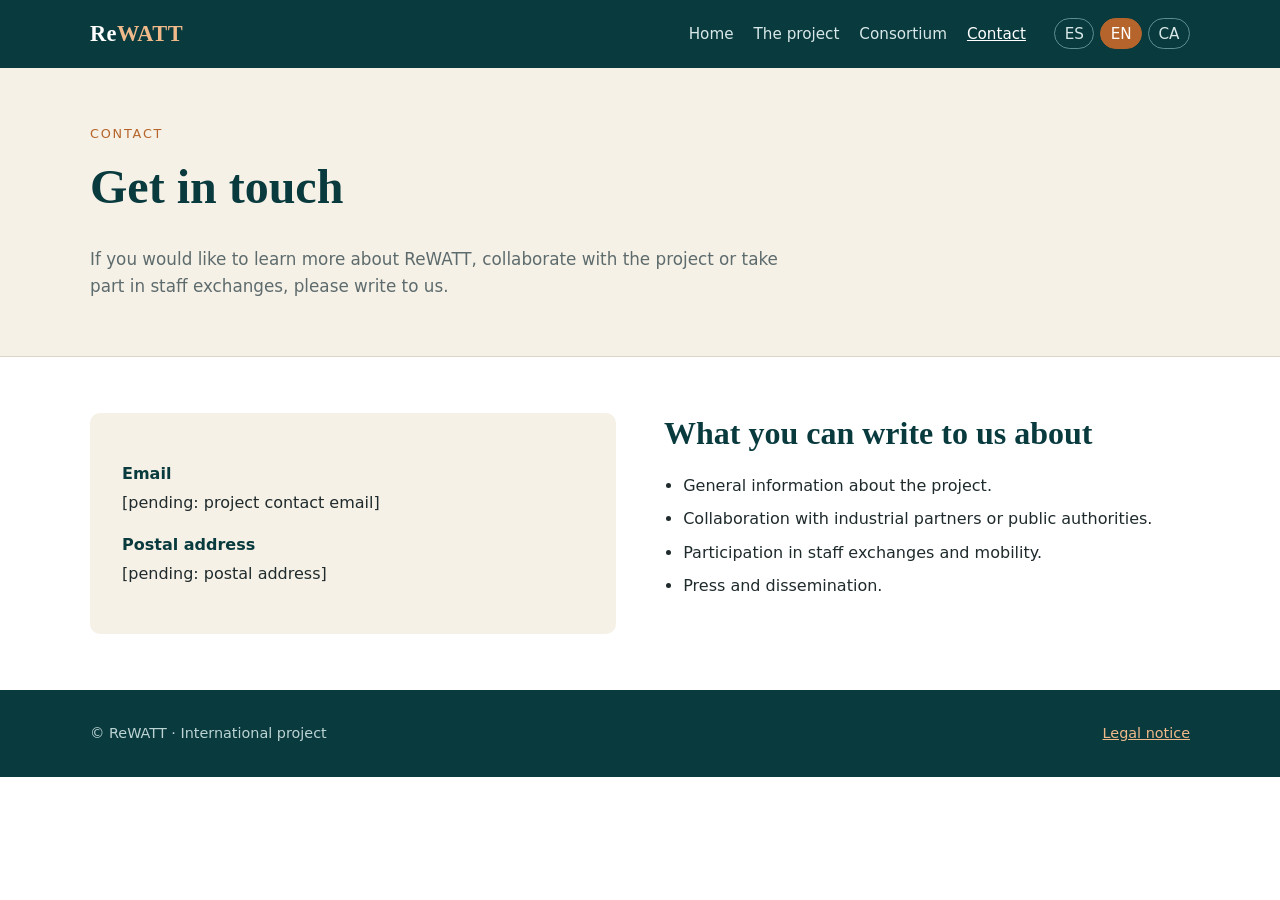
<file: en/contact.html>
<!doctype html>
<html lang="en">
<head>
  <meta charset="utf-8">
  <meta name="viewport" content="width=device-width, initial-scale=1">
  <title>Contact — ReWATT</title>
  
  <link rel="stylesheet" href="../css/style.css">
</head>
<body>

<header class="site-header">
  <div class="container">
    <a class="brand" href="index.html">Re<span>WATT</span></a>
    <nav class="nav"><a href="index.html">Home</a><a href="project.html">The project</a><a href="consortium.html">Consortium</a><a href="contact.html" class="active">Contact</a><span class="langs"><a class="lang-switch" href="../es/contacto.html">ES</a><a class="lang-switch on" href="../en/contact.html">EN</a><a class="lang-switch" href="../ca/contacte.html">CA</a></span></nav>
  </div>
</header>

<section class="page-hero">
  <div class="container">
    <span class="eyebrow" style="color:var(--copper)">Contact</span>
    <h1>Get in touch</h1>
    <p>If you would like to learn more about ReWATT, collaborate with the project or take part in staff exchanges, please write to us.</p>
  </div>
</section>

<section>
  <div class="container two-col">
    <div class="contact-box">
      <dl>
        <dt>Email</dt>
        <dd>[pending: project contact email]</dd>
        <dt>Postal address</dt>
        <dd>[pending: postal address]</dd>
      </dl>
    </div>
    <div>
      <h2>What you can write to us about</h2>
      <ul class="clean"><li>General information about the project.</li><li>Collaboration with industrial partners or public authorities.</li><li>Participation in staff exchanges and mobility.</li><li>Press and dissemination.</li></ul>
    </div>
  </div>
</section>


<footer class="site-footer">
  <div class="container">
    <span>© ReWATT · International project</span>
    <span><a href="legal-notice.html">Legal notice</a></span>
  </div>
</footer>

</body>
</html>
</file>
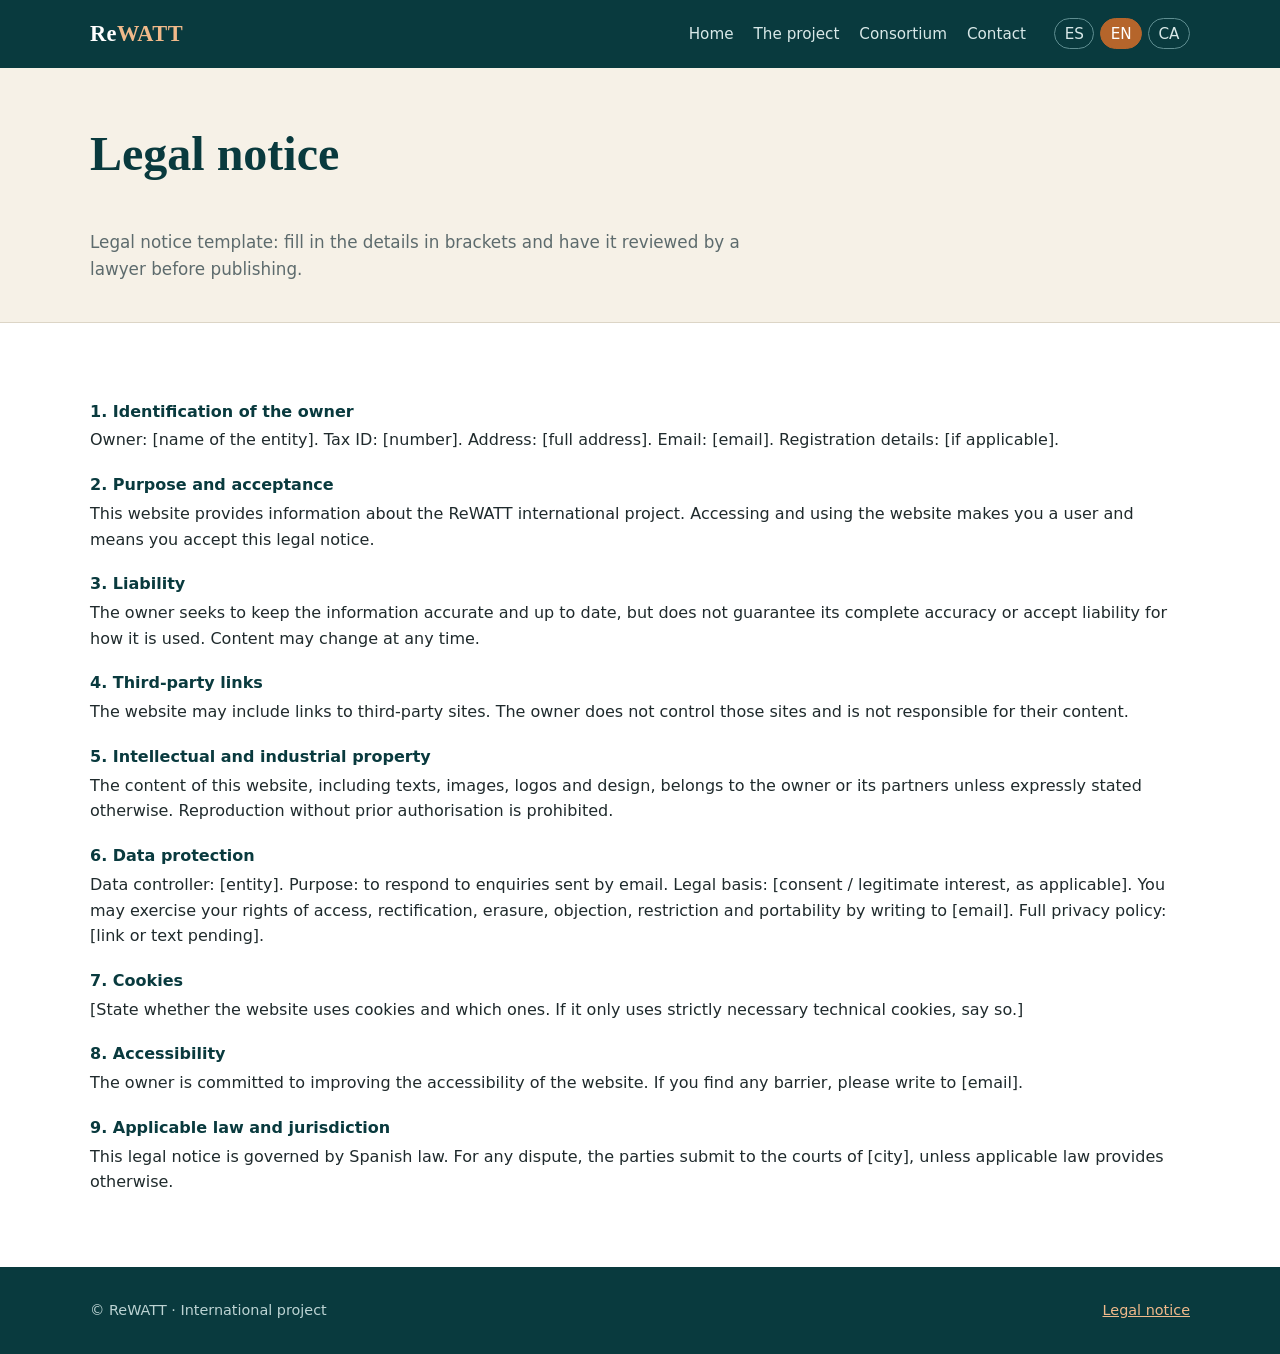
<file: en/legal-notice.html>
<!doctype html>
<html lang="en">
<head>
  <meta charset="utf-8">
  <meta name="viewport" content="width=device-width, initial-scale=1">
  <title>Legal notice — ReWATT</title>
  
  <link rel="stylesheet" href="../css/style.css">
</head>
<body>

<header class="site-header">
  <div class="container">
    <a class="brand" href="index.html">Re<span>WATT</span></a>
    <nav class="nav"><a href="index.html">Home</a><a href="project.html">The project</a><a href="consortium.html">Consortium</a><a href="contact.html">Contact</a><span class="langs"><a class="lang-switch" href="../es/aviso-legal.html">ES</a><a class="lang-switch on" href="../en/legal-notice.html">EN</a><a class="lang-switch" href="../ca/avis-legal.html">CA</a></span></nav>
  </div>
</header>

<section class="page-hero">
  <div class="container">
    <h1>Legal notice</h1>
    <p class="note" style="border:0;margin:0">Legal notice template: fill in the details in brackets and have it reviewed by a lawyer before publishing.</p>
  </div>
</section>

<section>
  <div class="container">
    <dl class="legal"><dt>1. Identification of the owner</dt><dd>Owner: [name of the entity]. Tax ID: [number]. Address: [full address]. Email: [email]. Registration details: [if applicable].</dd><dt>2. Purpose and acceptance</dt><dd>This website provides information about the ReWATT international project. Accessing and using the website makes you a user and means you accept this legal notice.</dd><dt>3. Liability</dt><dd>The owner seeks to keep the information accurate and up to date, but does not guarantee its complete accuracy or accept liability for how it is used. Content may change at any time.</dd><dt>4. Third-party links</dt><dd>The website may include links to third-party sites. The owner does not control those sites and is not responsible for their content.</dd><dt>5. Intellectual and industrial property</dt><dd>The content of this website, including texts, images, logos and design, belongs to the owner or its partners unless expressly stated otherwise. Reproduction without prior authorisation is prohibited.</dd><dt>6. Data protection</dt><dd>Data controller: [entity]. Purpose: to respond to enquiries sent by email. Legal basis: [consent / legitimate interest, as applicable]. You may exercise your rights of access, rectification, erasure, objection, restriction and portability by writing to [email]. Full privacy policy: [link or text pending].</dd><dt>7. Cookies</dt><dd>[State whether the website uses cookies and which ones. If it only uses strictly necessary technical cookies, say so.]</dd><dt>8. Accessibility</dt><dd>The owner is committed to improving the accessibility of the website. If you find any barrier, please write to [email].</dd><dt>9. Applicable law and jurisdiction</dt><dd>This legal notice is governed by Spanish law. For any dispute, the parties submit to the courts of [city], unless applicable law provides otherwise.</dd></dl>
  </div>
</section>


<footer class="site-footer">
  <div class="container">
    <span>© ReWATT · International project</span>
    <span><a href="legal-notice.html">Legal notice</a></span>
  </div>
</footer>

</body>
</html>
</file>
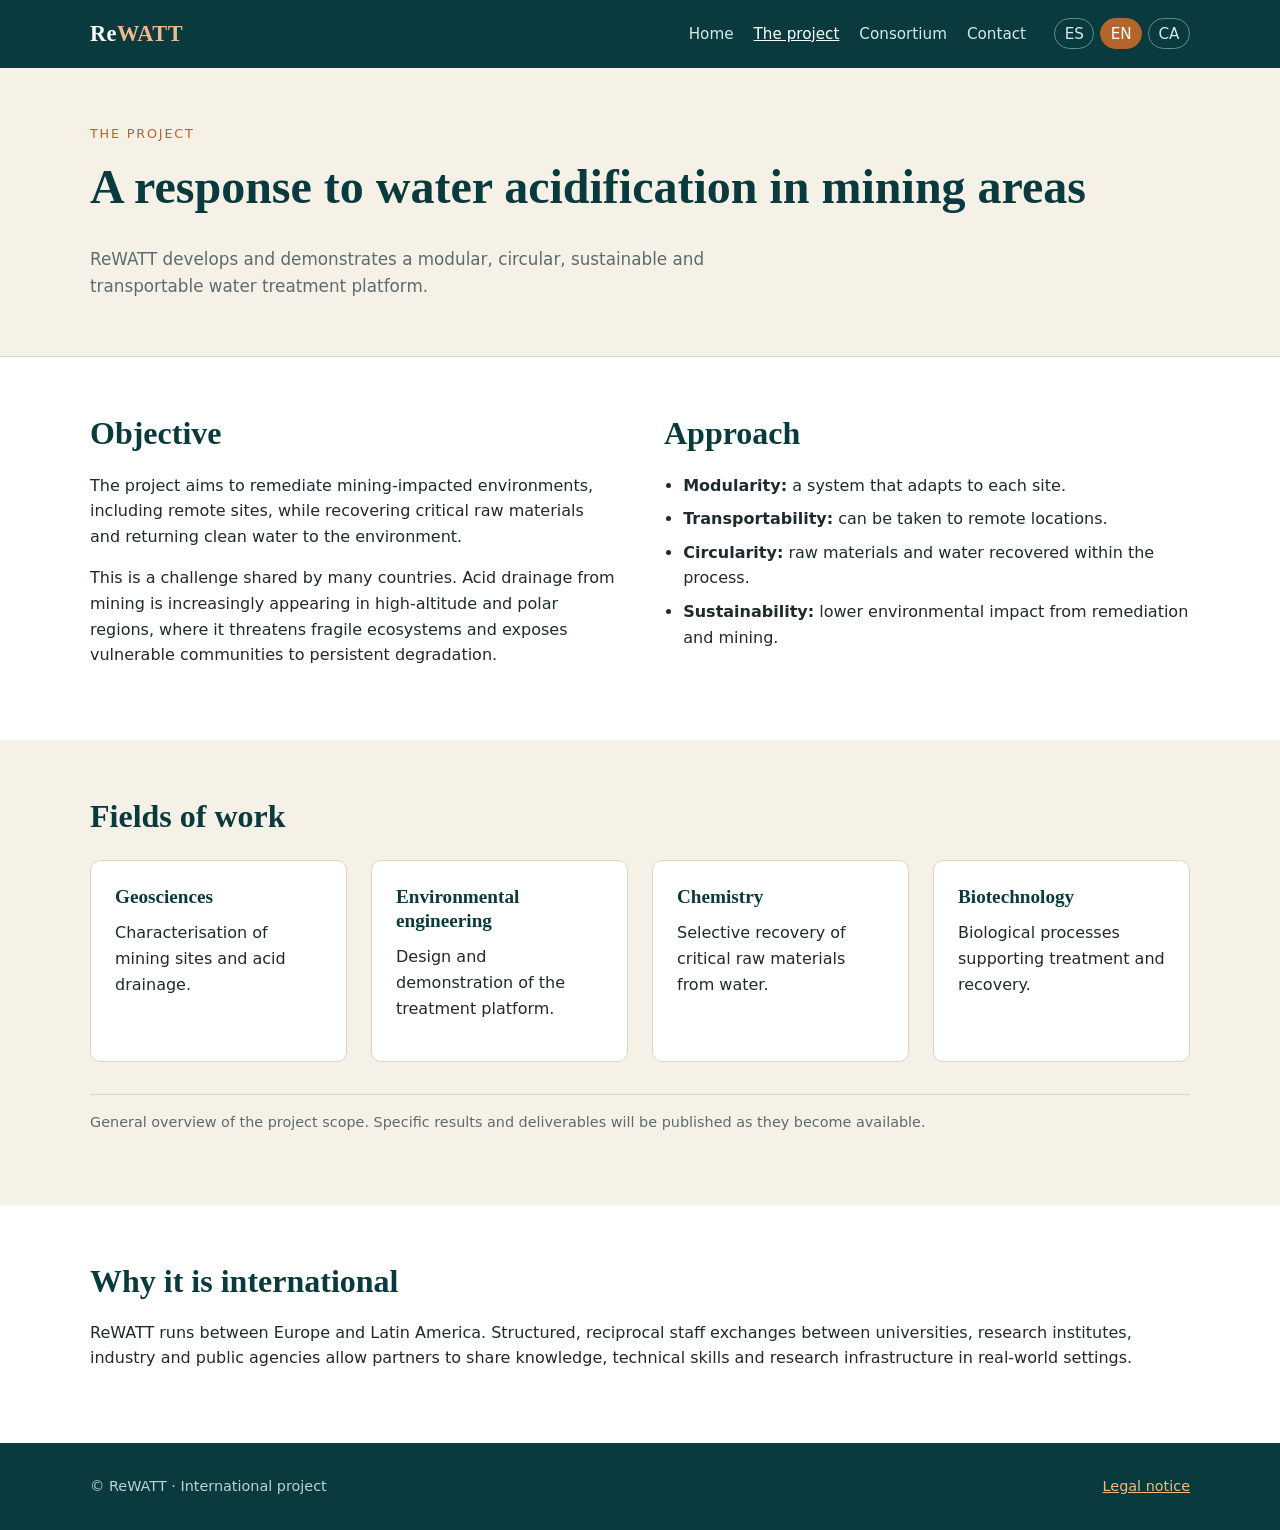
<file: en/project.html>
<!doctype html>
<html lang="en">
<head>
  <meta charset="utf-8">
  <meta name="viewport" content="width=device-width, initial-scale=1">
  <title>The project — ReWATT</title>
  
  <link rel="stylesheet" href="../css/style.css">
</head>
<body>

<header class="site-header">
  <div class="container">
    <a class="brand" href="index.html">Re<span>WATT</span></a>
    <nav class="nav"><a href="index.html">Home</a><a href="project.html" class="active">The project</a><a href="consortium.html">Consortium</a><a href="contact.html">Contact</a><span class="langs"><a class="lang-switch" href="../es/proyecto.html">ES</a><a class="lang-switch on" href="../en/project.html">EN</a><a class="lang-switch" href="../ca/projecte.html">CA</a></span></nav>
  </div>
</header>

<section class="page-hero">
  <div class="container">
    <span class="eyebrow" style="color:var(--copper)">The project</span>
    <h1>A response to water acidification in mining areas</h1>
    <p>ReWATT develops and demonstrates a modular, circular, sustainable and transportable water treatment platform.</p>
  </div>
</section>

<section>
  <div class="container two-col">
    <div>
      <h2>Objective</h2>
      <p>The project aims to remediate mining-impacted environments, including remote sites, while recovering critical raw materials and returning clean water to the environment.</p>
      <p>This is a challenge shared by many countries. Acid drainage from mining is increasingly appearing in high-altitude and polar regions, where it threatens fragile ecosystems and exposes vulnerable communities to persistent degradation.</p>
    </div>
    <div>
      <h2>Approach</h2>
      <ul class="clean"><li><strong>Modularity:</strong> a system that adapts to each site.</li><li><strong>Transportability:</strong> can be taken to remote locations.</li><li><strong>Circularity:</strong> raw materials and water recovered within the process.</li><li><strong>Sustainability:</strong> lower environmental impact from remediation and mining.</li></ul>
    </div>
  </div>
</section>

<section class="alt">
  <div class="container">
    <h2>Fields of work</h2>
    <div class="grid"><div class="card"><h3>Geosciences</h3><p>Characterisation of mining sites and acid drainage.</p></div><div class="card"><h3>Environmental engineering</h3><p>Design and demonstration of the treatment platform.</p></div><div class="card"><h3>Chemistry</h3><p>Selective recovery of critical raw materials from water.</p></div><div class="card"><h3>Biotechnology</h3><p>Biological processes supporting treatment and recovery.</p></div></div>
    <p class="note">General overview of the project scope. Specific results and deliverables will be published as they become available.</p>
  </div>
</section>

<section>
  <div class="container">
    <h2>Why it is international</h2>
    <p>ReWATT runs between Europe and Latin America. Structured, reciprocal staff exchanges between universities, research institutes, industry and public agencies allow partners to share knowledge, technical skills and research infrastructure in real-world settings.</p>
  </div>
</section>


<footer class="site-footer">
  <div class="container">
    <span>© ReWATT · International project</span>
    <span><a href="legal-notice.html">Legal notice</a></span>
  </div>
</footer>

</body>
</html>
</file>
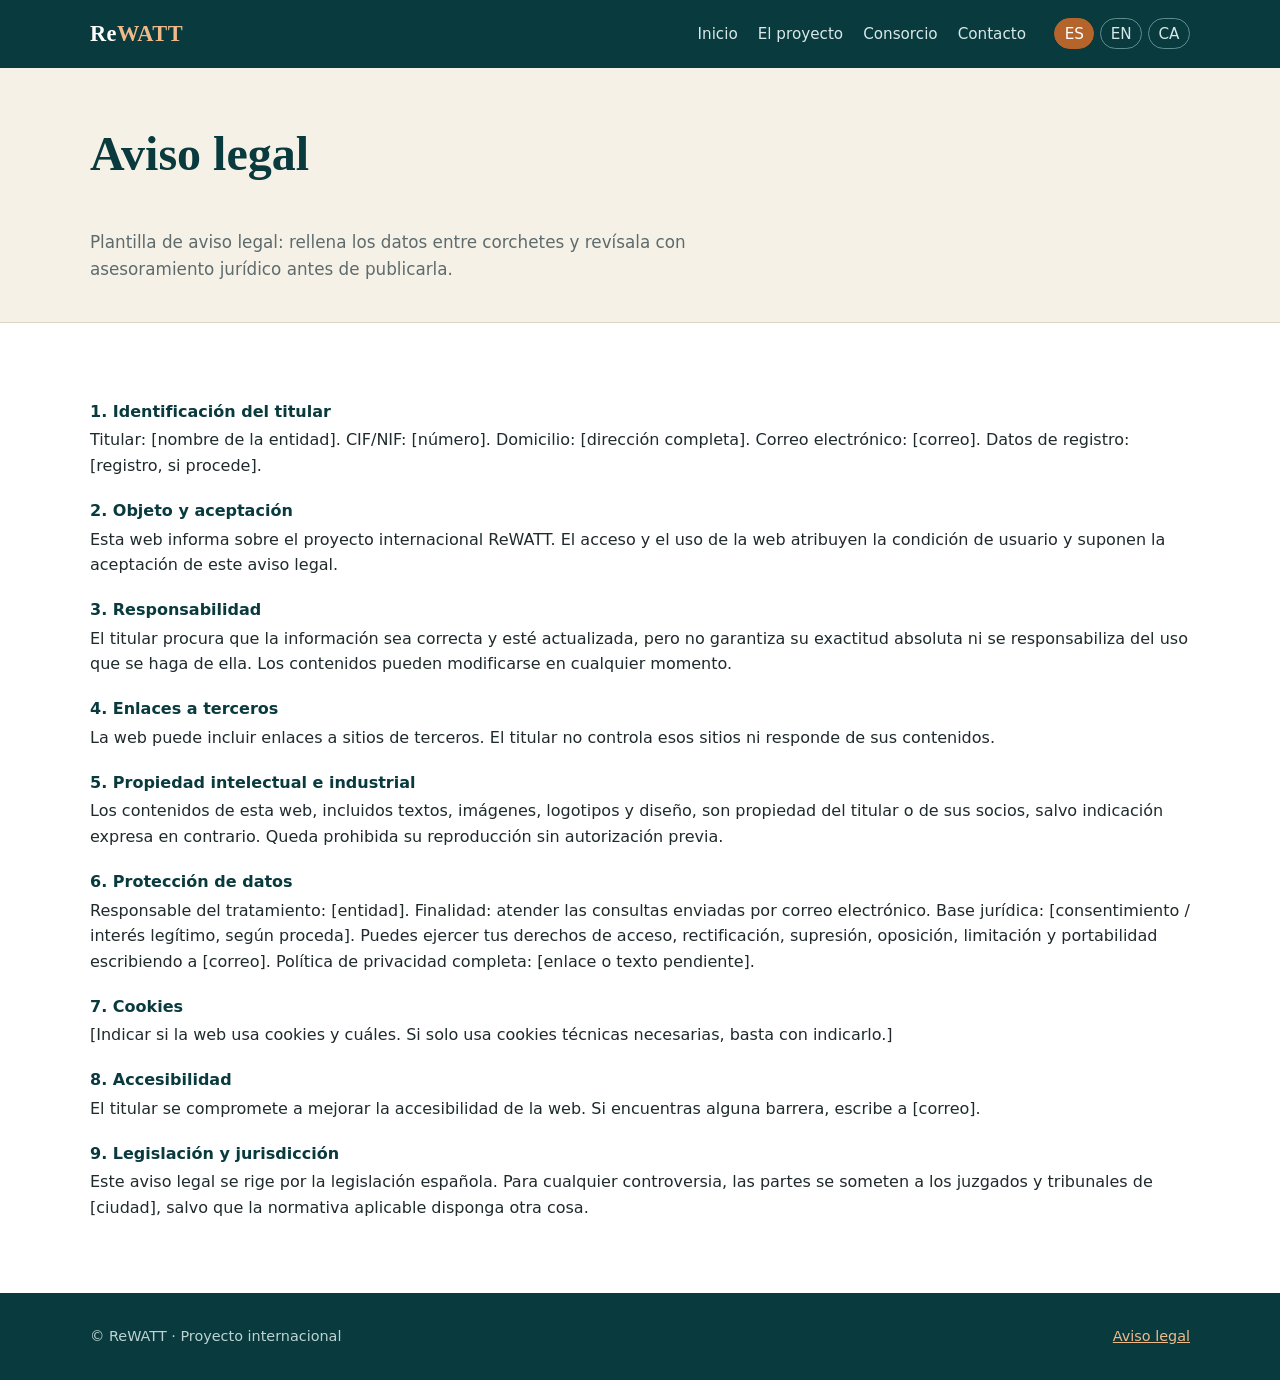
<file: es/aviso-legal.html>
<!doctype html>
<html lang="es">
<head>
  <meta charset="utf-8">
  <meta name="viewport" content="width=device-width, initial-scale=1">
  <title>Aviso legal — ReWATT</title>
  
  <link rel="stylesheet" href="../css/style.css">
</head>
<body>

<header class="site-header">
  <div class="container">
    <a class="brand" href="index.html">Re<span>WATT</span></a>
    <nav class="nav"><a href="index.html">Inicio</a><a href="proyecto.html">El proyecto</a><a href="consorcio.html">Consorcio</a><a href="contacto.html">Contacto</a><span class="langs"><a class="lang-switch on" href="../es/aviso-legal.html">ES</a><a class="lang-switch" href="../en/legal-notice.html">EN</a><a class="lang-switch" href="../ca/avis-legal.html">CA</a></span></nav>
  </div>
</header>

<section class="page-hero">
  <div class="container">
    <h1>Aviso legal</h1>
    <p class="note" style="border:0;margin:0">Plantilla de aviso legal: rellena los datos entre corchetes y revísala con asesoramiento jurídico antes de publicarla.</p>
  </div>
</section>

<section>
  <div class="container">
    <dl class="legal"><dt>1. Identificación del titular</dt><dd>Titular: [nombre de la entidad]. CIF/NIF: [número]. Domicilio: [dirección completa]. Correo electrónico: [correo]. Datos de registro: [registro, si procede].</dd><dt>2. Objeto y aceptación</dt><dd>Esta web informa sobre el proyecto internacional ReWATT. El acceso y el uso de la web atribuyen la condición de usuario y suponen la aceptación de este aviso legal.</dd><dt>3. Responsabilidad</dt><dd>El titular procura que la información sea correcta y esté actualizada, pero no garantiza su exactitud absoluta ni se responsabiliza del uso que se haga de ella. Los contenidos pueden modificarse en cualquier momento.</dd><dt>4. Enlaces a terceros</dt><dd>La web puede incluir enlaces a sitios de terceros. El titular no controla esos sitios ni responde de sus contenidos.</dd><dt>5. Propiedad intelectual e industrial</dt><dd>Los contenidos de esta web, incluidos textos, imágenes, logotipos y diseño, son propiedad del titular o de sus socios, salvo indicación expresa en contrario. Queda prohibida su reproducción sin autorización previa.</dd><dt>6. Protección de datos</dt><dd>Responsable del tratamiento: [entidad]. Finalidad: atender las consultas enviadas por correo electrónico. Base jurídica: [consentimiento / interés legítimo, según proceda]. Puedes ejercer tus derechos de acceso, rectificación, supresión, oposición, limitación y portabilidad escribiendo a [correo]. Política de privacidad completa: [enlace o texto pendiente].</dd><dt>7. Cookies</dt><dd>[Indicar si la web usa cookies y cuáles. Si solo usa cookies técnicas necesarias, basta con indicarlo.]</dd><dt>8. Accesibilidad</dt><dd>El titular se compromete a mejorar la accesibilidad de la web. Si encuentras alguna barrera, escribe a [correo].</dd><dt>9. Legislación y jurisdicción</dt><dd>Este aviso legal se rige por la legislación española. Para cualquier controversia, las partes se someten a los juzgados y tribunales de [ciudad], salvo que la normativa aplicable disponga otra cosa.</dd></dl>
  </div>
</section>


<footer class="site-footer">
  <div class="container">
    <span>© ReWATT · Proyecto internacional</span>
    <span><a href="aviso-legal.html">Aviso legal</a></span>
  </div>
</footer>

</body>
</html>
</file>
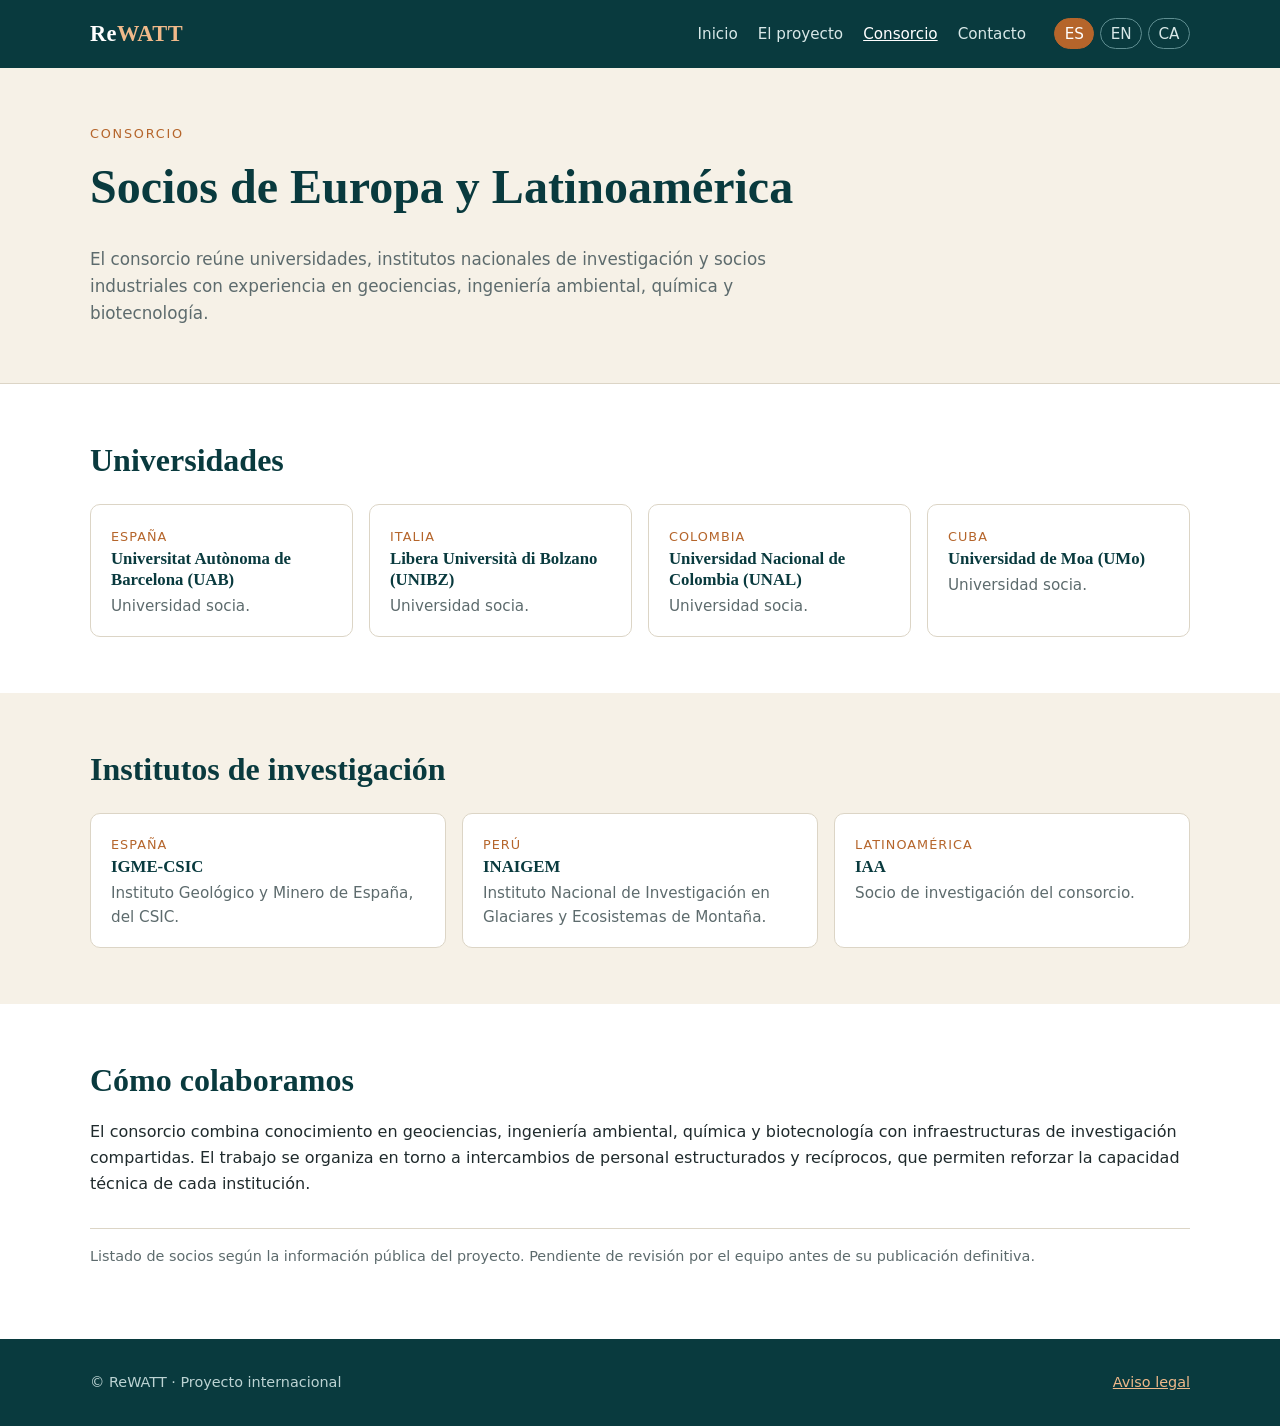
<file: es/consorcio.html>
<!doctype html>
<html lang="es">
<head>
  <meta charset="utf-8">
  <meta name="viewport" content="width=device-width, initial-scale=1">
  <title>Consorcio — ReWATT</title>
  
  <link rel="stylesheet" href="../css/style.css">
</head>
<body>

<header class="site-header">
  <div class="container">
    <a class="brand" href="index.html">Re<span>WATT</span></a>
    <nav class="nav"><a href="index.html">Inicio</a><a href="proyecto.html">El proyecto</a><a href="consorcio.html" class="active">Consorcio</a><a href="contacto.html">Contacto</a><span class="langs"><a class="lang-switch on" href="../es/consorcio.html">ES</a><a class="lang-switch" href="../en/consortium.html">EN</a><a class="lang-switch" href="../ca/consorci.html">CA</a></span></nav>
  </div>
</header>

<section class="page-hero">
  <div class="container">
    <span class="eyebrow" style="color:var(--copper)">Consorcio</span>
    <h1>Socios de Europa y Latinoamérica</h1>
    <p>El consorcio reúne universidades, institutos nacionales de investigación y socios industriales con experiencia en geociencias, ingeniería ambiental, química y biotecnología.</p>
  </div>
</section>

<section>
  <div class="container">
    <h2>Universidades</h2>
    <div class="partners"><div class="partner"><span class="country">España</span><h3>Universitat Autònoma de Barcelona (UAB)</h3><p>Universidad socia.</p></div><div class="partner"><span class="country">Italia</span><h3>Libera Università di Bolzano (UNIBZ)</h3><p>Universidad socia.</p></div><div class="partner"><span class="country">Colombia</span><h3>Universidad Nacional de Colombia (UNAL)</h3><p>Universidad socia.</p></div><div class="partner"><span class="country">Cuba</span><h3>Universidad de Moa (UMo)</h3><p>Universidad socia.</p></div></div>
  </div>
</section>

<section class="alt">
  <div class="container">
    <h2>Institutos de investigación</h2>
    <div class="partners"><div class="partner"><span class="country">España</span><h3>IGME-CSIC</h3><p>Instituto Geológico y Minero de España, del CSIC.</p></div><div class="partner"><span class="country">Perú</span><h3>INAIGEM</h3><p>Instituto Nacional de Investigación en Glaciares y Ecosistemas de Montaña.</p></div><div class="partner"><span class="country">Latinoamérica</span><h3>IAA</h3><p>Socio de investigación del consorcio.</p></div></div>
  </div>
</section>

<section>
  <div class="container">
    <h2>Cómo colaboramos</h2>
    <p>El consorcio combina conocimiento en geociencias, ingeniería ambiental, química y biotecnología con infraestructuras de investigación compartidas. El trabajo se organiza en torno a intercambios de personal estructurados y recíprocos, que permiten reforzar la capacidad técnica de cada institución.</p>
    <p class="note">Listado de socios según la información pública del proyecto. Pendiente de revisión por el equipo antes de su publicación definitiva.</p>
  </div>
</section>


<footer class="site-footer">
  <div class="container">
    <span>© ReWATT · Proyecto internacional</span>
    <span><a href="aviso-legal.html">Aviso legal</a></span>
  </div>
</footer>

</body>
</html>
</file>
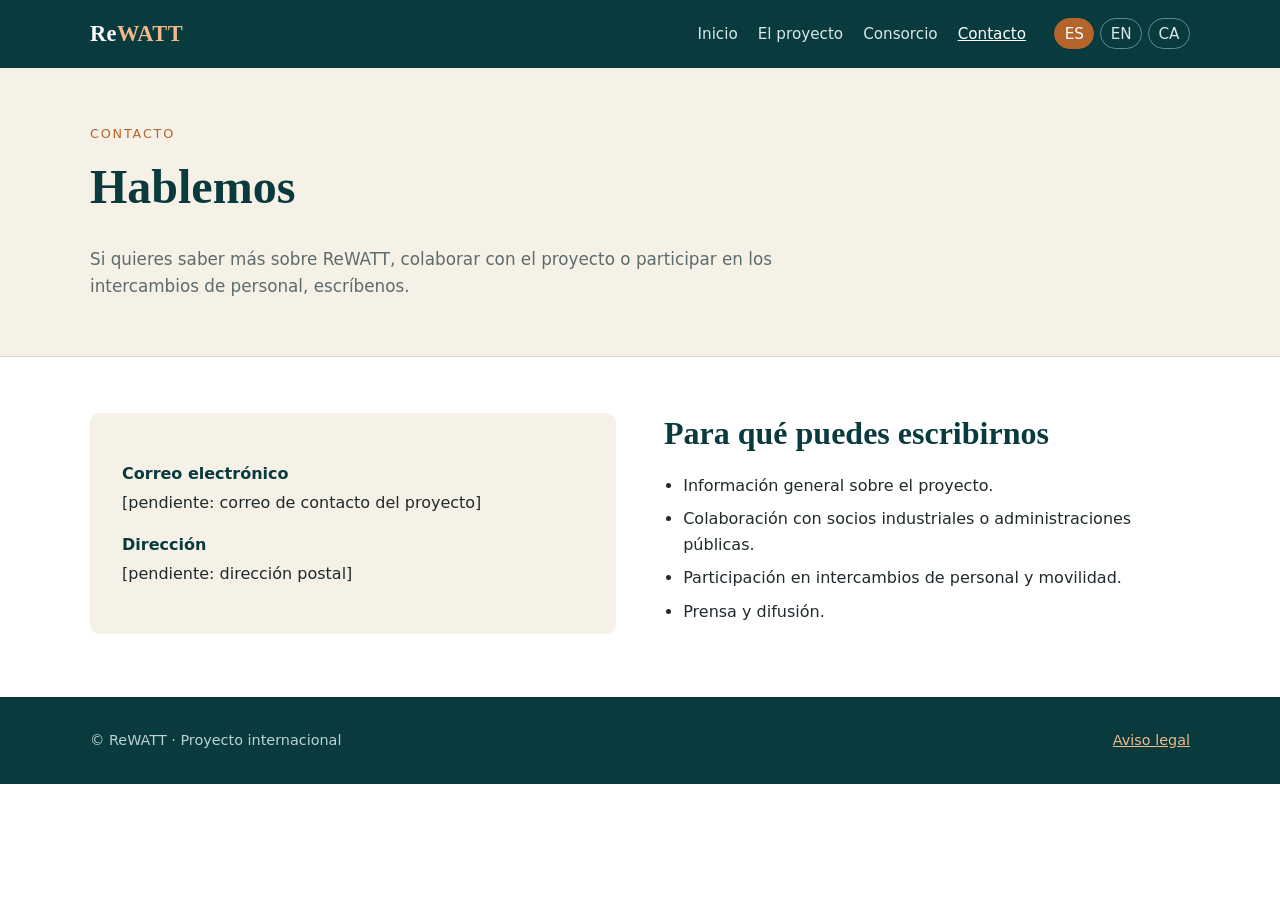
<file: es/contacto.html>
<!doctype html>
<html lang="es">
<head>
  <meta charset="utf-8">
  <meta name="viewport" content="width=device-width, initial-scale=1">
  <title>Contacto — ReWATT</title>
  
  <link rel="stylesheet" href="../css/style.css">
</head>
<body>

<header class="site-header">
  <div class="container">
    <a class="brand" href="index.html">Re<span>WATT</span></a>
    <nav class="nav"><a href="index.html">Inicio</a><a href="proyecto.html">El proyecto</a><a href="consorcio.html">Consorcio</a><a href="contacto.html" class="active">Contacto</a><span class="langs"><a class="lang-switch on" href="../es/contacto.html">ES</a><a class="lang-switch" href="../en/contact.html">EN</a><a class="lang-switch" href="../ca/contacte.html">CA</a></span></nav>
  </div>
</header>

<section class="page-hero">
  <div class="container">
    <span class="eyebrow" style="color:var(--copper)">Contacto</span>
    <h1>Hablemos</h1>
    <p>Si quieres saber más sobre ReWATT, colaborar con el proyecto o participar en los intercambios de personal, escríbenos.</p>
  </div>
</section>

<section>
  <div class="container two-col">
    <div class="contact-box">
      <dl>
        <dt>Correo electrónico</dt>
        <dd>[pendiente: correo de contacto del proyecto]</dd>
        <dt>Dirección</dt>
        <dd>[pendiente: dirección postal]</dd>
      </dl>
    </div>
    <div>
      <h2>Para qué puedes escribirnos</h2>
      <ul class="clean"><li>Información general sobre el proyecto.</li><li>Colaboración con socios industriales o administraciones públicas.</li><li>Participación en intercambios de personal y movilidad.</li><li>Prensa y difusión.</li></ul>
    </div>
  </div>
</section>


<footer class="site-footer">
  <div class="container">
    <span>© ReWATT · Proyecto internacional</span>
    <span><a href="aviso-legal.html">Aviso legal</a></span>
  </div>
</footer>

</body>
</html>
</file>
<file: css/style.css>
:root {
  --teal: #0f5257;
  --teal-dark: #093a3e;
  --copper: #b5652b;
  --sand: #f6f1e7;
  --ink: #1f2a2c;
  --muted: #5d6b6d;
  --line: #dcd5c6;
  --white: #ffffff;
  --radius: 10px;
}

* { box-sizing: border-box; }

body {
  margin: 0;
  font-family: "Segoe UI", system-ui, -apple-system, Roboto, Helvetica, Arial, sans-serif;
  color: var(--ink);
  background: var(--white);
  line-height: 1.6;
}

img { max-width: 100%; display: block; }
a { color: var(--teal); }

h1, h2, h3 {
  font-family: Georgia, "Times New Roman", serif;
  line-height: 1.25;
  color: var(--teal-dark);
  margin: 0 0 .6em;
}
h1 { font-size: clamp(2rem, 4vw, 3rem); }
h2 { font-size: clamp(1.5rem, 3vw, 2rem); }
h3 { font-size: 1.2rem; }

p { margin: 0 0 1em; }

.container {
  width: min(1100px, 92%);
  margin: 0 auto;
}

/* Header */
.site-header {
  background: var(--teal-dark);
  color: var(--white);
  position: sticky;
  top: 0;
  z-index: 10;
}
.site-header .container {
  display: flex;
  align-items: center;
  justify-content: space-between;
  gap: 1rem;
  padding: 1rem 0;
  flex-wrap: wrap;
}
.brand {
  font-family: Georgia, serif;
  font-size: 1.4rem;
  font-weight: bold;
  color: var(--white);
  text-decoration: none;
  letter-spacing: .02em;
}
.brand span { color: #f0b98a; }
.nav {
  display: flex;
  gap: 1.25rem;
  flex-wrap: wrap;
  align-items: center;
}
.nav a {
  color: #d8e8e8;
  text-decoration: none;
  font-size: .95rem;
}
.nav a:hover, .nav a.active { color: var(--white); text-decoration: underline; }
.lang-switch {
  border: 1px solid #5f8e91;
  border-radius: 999px;
  padding: .2rem .7rem;
  font-size: .85rem;
}

/* Hero */
.hero {
  background: linear-gradient(135deg, var(--teal) 0%, var(--teal-dark) 100%);
  color: var(--white);
  padding: 5rem 0 4.5rem;
}
.hero h1 { color: var(--white); max-width: 22ch; }
.hero p { max-width: 62ch; font-size: 1.12rem; color: #e3efef; }
.eyebrow {
  text-transform: uppercase;
  letter-spacing: .14em;
  font-size: .8rem;
  color: #f0b98a;
  margin-bottom: .8rem;
  display: block;
}
.btn {
  display: inline-block;
  margin-top: 1rem;
  padding: .75rem 1.3rem;
  border-radius: 999px;
  background: var(--copper);
  color: var(--white);
  text-decoration: none;
  font-weight: 600;
}
.btn:hover { background: #9a5322; }

/* Sections */
section { padding: 3.5rem 0; }
section.alt { background: var(--sand); }

.grid {
  display: grid;
  gap: 1.5rem;
  grid-template-columns: repeat(auto-fit, minmax(240px, 1fr));
  margin-top: 1.5rem;
}
.card {
  background: var(--white);
  border: 1px solid var(--line);
  border-radius: var(--radius);
  padding: 1.5rem;
}
.card .num {
  font-family: Georgia, serif;
  font-size: 2rem;
  color: var(--copper);
  line-height: 1;
  display: block;
  margin-bottom: .5rem;
}

.stats {
  display: grid;
  grid-template-columns: repeat(auto-fit, minmax(180px, 1fr));
  gap: 1rem;
  margin-top: 2rem;
}
.stat {
  border-left: 4px solid var(--copper);
  padding: .4rem 0 .4rem 1rem;
}
.stat strong {
  display: block;
  font-size: 1.6rem;
  font-family: Georgia, serif;
  color: var(--teal-dark);
}
.stat span { color: var(--muted); font-size: .95rem; }

.two-col {
  display: grid;
  grid-template-columns: 1fr 1fr;
  gap: 3rem;
  align-items: start;
}

ul.clean { padding-left: 1.2rem; }
ul.clean li { margin-bottom: .5rem; }

/* Partners */
.partners {
  display: grid;
  grid-template-columns: repeat(auto-fit, minmax(260px, 1fr));
  gap: 1rem;
  margin-top: 1.5rem;
}
.partner {
  border: 1px solid var(--line);
  border-radius: var(--radius);
  padding: 1.1rem 1.25rem;
  background: var(--white);
}
.partner h3 { font-size: 1.05rem; margin-bottom: .2rem; }
.partner p { margin: 0; color: var(--muted); font-size: .95rem; }
.partner .country {
  font-size: .8rem;
  text-transform: uppercase;
  letter-spacing: .08em;
  color: var(--copper);
}

/* Page header (inner pages) */
.page-hero {
  background: var(--sand);
  padding: 3.5rem 0 2.5rem;
  border-bottom: 1px solid var(--line);
}
.page-hero p { max-width: 65ch; color: var(--muted); font-size: 1.05rem; }

/* Contact form-ish block */
.contact-box {
  background: var(--sand);
  border-radius: var(--radius);
  padding: 2rem;
}
.contact-box dt { font-weight: 700; color: var(--teal-dark); margin-top: 1rem; }
.contact-box dd { margin: .2rem 0 0 0; }

.note {
  font-size: .9rem;
  color: var(--muted);
  border-top: 1px solid var(--line);
  padding-top: 1rem;
  margin-top: 2rem;
}

/* Footer */
.site-footer {
  background: var(--teal-dark);
  color: #bcd3d3;
  padding: 2rem 0;
  font-size: .9rem;
}
.site-footer a { color: #f0b98a; }
.site-footer .container {
  display: flex;
  justify-content: space-between;
  gap: 1rem;
  flex-wrap: wrap;
}

@media (max-width: 760px) {
  .two-col { grid-template-columns: 1fr; gap: 1.5rem; }
  .hero { padding: 3.5rem 0 3rem; }
  section { padding: 2.5rem 0; }
}

.langs { display: inline-flex; gap: .35rem; margin-left: .5rem; }
.lang-switch { border: 1px solid #5f8e91; border-radius: 999px; padding: .15rem .6rem; font-size: .8rem; color: #d8e8e8 !important; text-decoration: none; }
.lang-switch.on { background: var(--copper); border-color: var(--copper); color: var(--white) !important; }
ul.list { list-style: none; padding: 0; margin: 0; }
ul.list li { padding: .7rem 0; border-bottom: 1px solid var(--line); }
dl.legal dt { font-weight: 700; color: var(--teal-dark); margin-top: 1.2rem; }
dl.legal dd { margin: .2rem 0 0 0; }
.langs-root .btn { margin-right: .5rem; }
</file>
